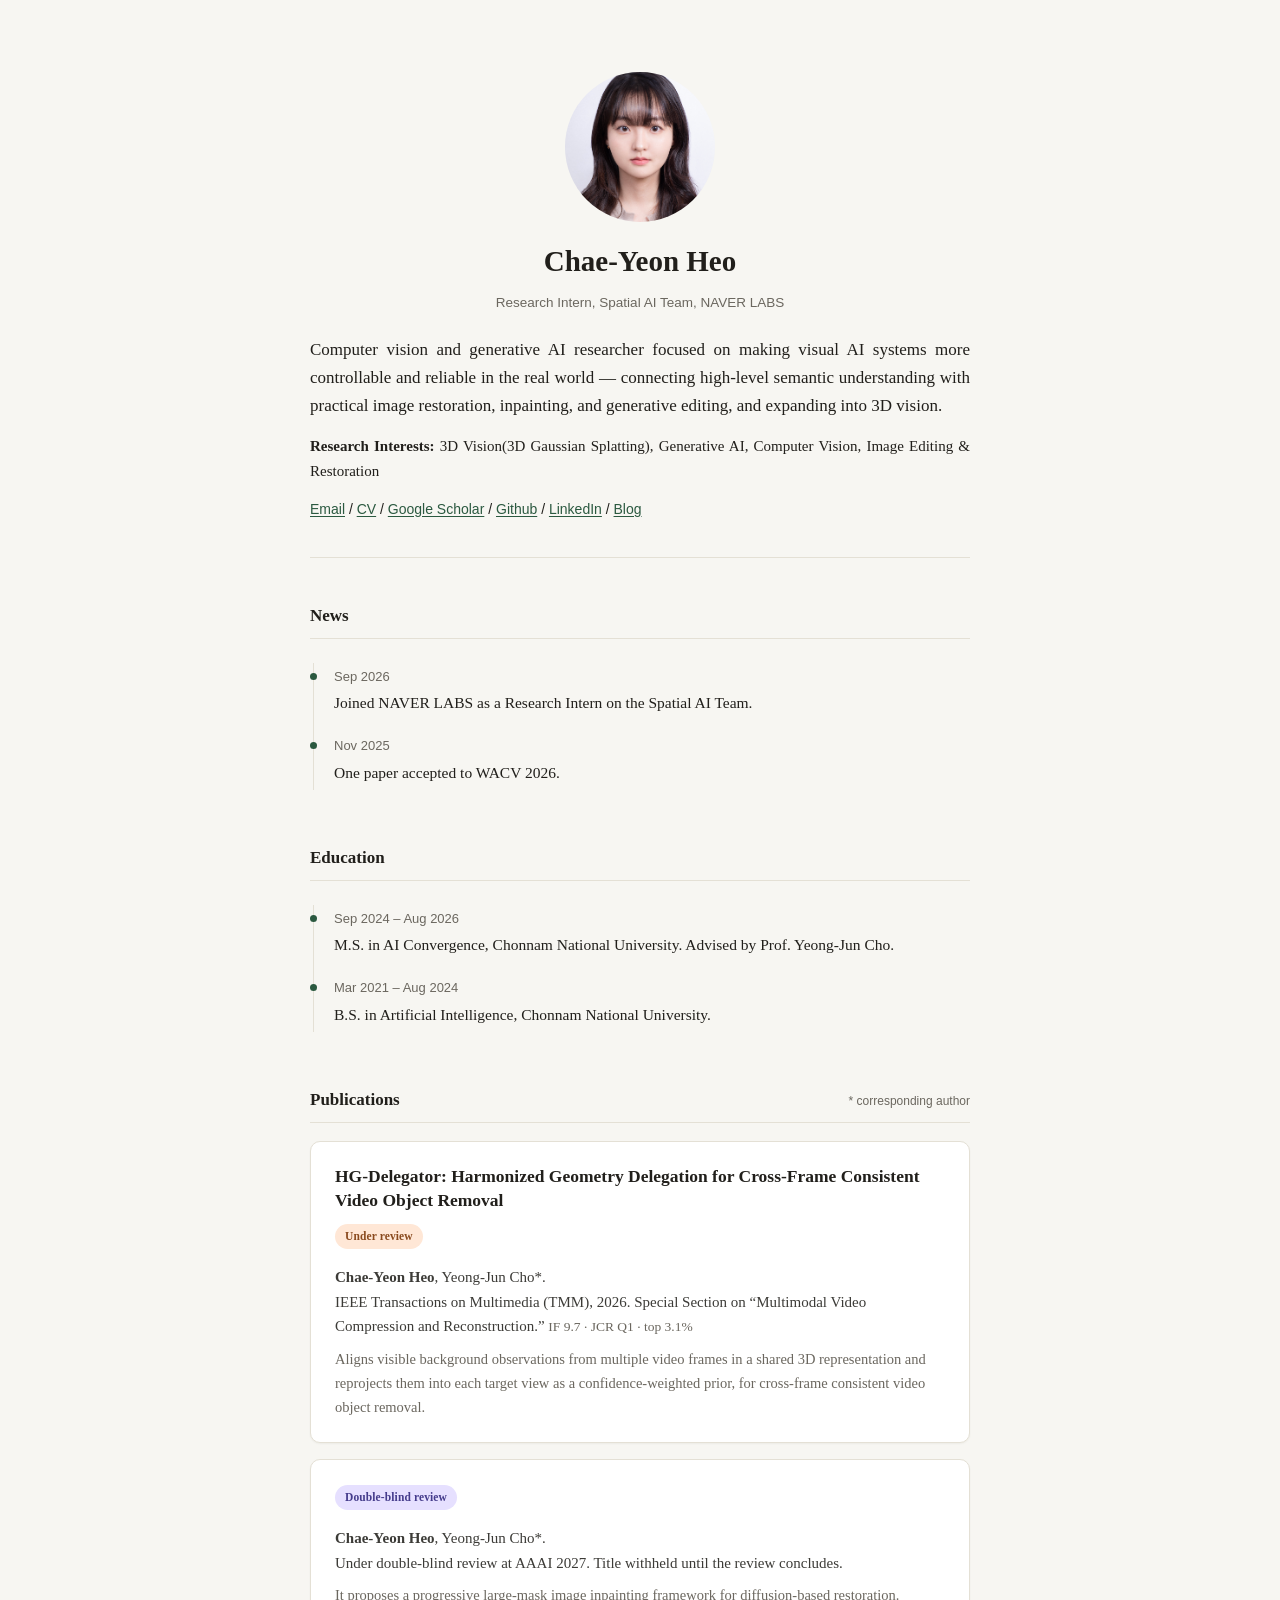
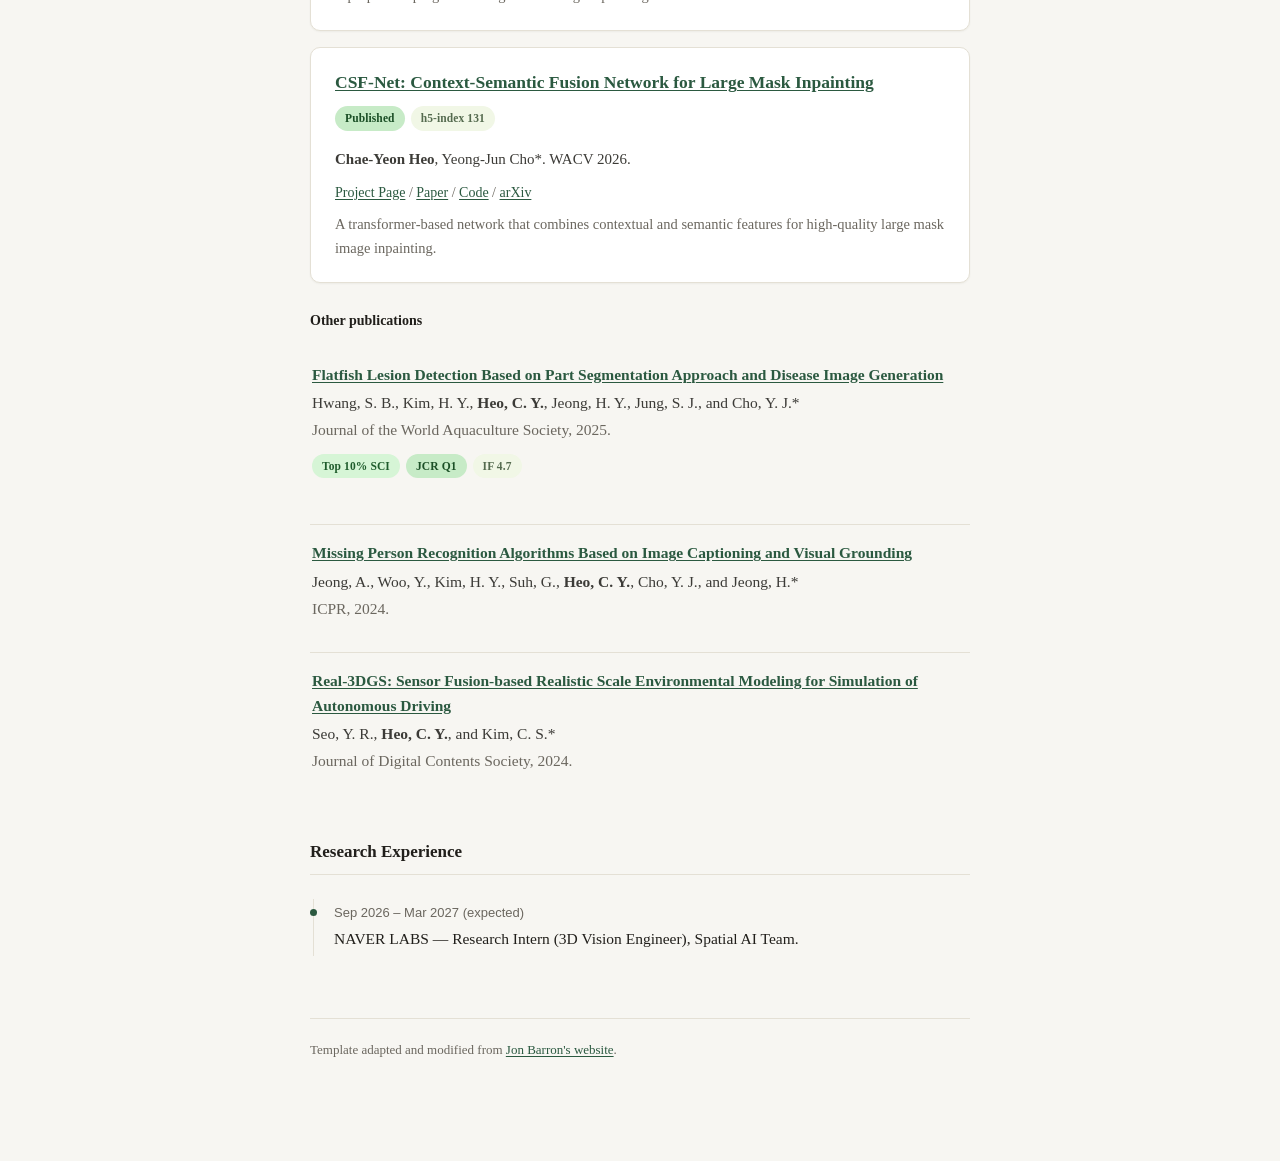
<file: index.html>
<!DOCTYPE html>
<html lang="en">
<head>
<meta charset="UTF-8">
<meta name="viewport" content="width=device-width, initial-scale=1">
<meta name="author" content="Chae-Yeon Heo">
<title>Chae-Yeon Heo</title>
<style>
  :root{
    --bg:#f7f6f2;
    --card:#ffffff;
    --ink:#211f1b;
    --sub:#6b675f;
    --line:#e4e0d5;
    --accent:#2b5940;
    --accent-soft:#eaf0ea;
  }
  *{box-sizing:border-box;}
  body{
    margin:0;
    padding:72px 24px 100px;
    background:var(--bg);
    color:var(--ink);
    font-family:"Iowan Old Style","Palatino Linotype",Palatino,Georgia,"Times New Roman",serif;
    font-size:17px;
    line-height:1.65;
  }
  .sans{ font-family:-apple-system,"Segoe UI",Roboto,Helvetica,Arial,sans-serif; }
  .wrap{max-width:660px; margin:0 auto;}
  a{color:var(--accent); text-decoration:underline; text-underline-offset:2px;}
  a:hover{color:var(--ink);}
  p{margin:0 0 14px;}

  /* ---------- header ---------- */
  h1{ font-size:29px; font-weight:700; margin:0; }
  .role{ font-size:13.5px; color:var(--sub); margin:6px 0 0; }

  .header-top{
    display:flex; flex-direction:column; justify-content:center; align-items:center;
    gap:16px; margin-bottom:22px; text-align:center;
  }
  .header-top img{
    width:150px; height:150px; object-fit:cover; object-position:50% 22%;
    border-radius:50%; flex-shrink:0;
  }
  @media (max-width:520px){
    .header-top img{width:120px; height:120px;}
  }

  .bio-block p{margin:0 0 14px; text-align:justify;}
  .interests{
    font-size:15px; margin:0 0 14px;
  }
  .interests b{font-weight:700;}
  .contact{font-size:14px;}

  hr.top{border:none; border-top:1px solid var(--line); margin:36px 0 44px;}

  /* ---------- sections ---------- */
  section{margin-bottom:48px;}
  h2{
    font-size:17px; font-weight:700; margin:0 0 18px;
    padding-bottom:8px; border-bottom:1px solid var(--line);
  }
  h2.with-note{ display:flex; justify-content:space-between; align-items:baseline; gap:14px; flex-wrap:wrap; }
  h2.with-note .note{ font-size:12px; font-weight:400; color:var(--sub); }

  /* ---------- timeline (News / Research Experience) ---------- */
  .timeline{position:relative; padding-left:24px;}
  .timeline::before{
    content:""; position:absolute; left:3px; top:6px; bottom:6px;
    width:1px; background:var(--line);
  }
  .t-row{position:relative; padding:9px 0;}
  .t-row::before{
    content:""; position:absolute; left:-24px; top:16px;
    width:7px; height:7px; margin-left:-.5px;
    background:var(--accent); border-radius:50%;
  }
  .t-date{ font-size:13px; color:var(--sub); display:block; margin-bottom:2px; }
  .t-text{font-size:15.5px;}

  /* ---------- publication cards ---------- */
  .pub{
    background:var(--card);
    border:1px solid var(--line);
    border-radius:10px;
    padding:22px 24px;
    margin-bottom:16px;
    box-shadow:0 1px 2px rgba(30,40,25,.05);
  }
  .pub-title{font-size:17.5px; font-weight:700; margin:0 0 8px; line-height:1.4;}
  .pub-cite{font-size:15px; margin:0 0 9px; color:#3c3b37;}
  .pub-cite .status{color:var(--accent); font-style:italic;}
  .pub-cite .metrics{color:var(--sub); font-size:13.5px;}
  .pub-links{font-size:14px; margin:0 0 9px; color:var(--sub);}
  .pub-links a{margin-right:0;}
  .pub-desc{font-size:14.5px; color:var(--sub); margin:0;}

  .badges-row{margin:0 0 10px;}
  .badge{
    display:inline-block; font-size:11.5px; font-weight:700;
    padding:3px 10px; border-radius:20px; margin:0 6px 6px 0;
    letter-spacing:.01em; white-space:nowrap;
  }
  .badge.g1{background:#D6F5D6; color:#1f5c2c;}
  .badge.g2{background:#C7EBC7; color:#1b4f26;}
  .badge.review{background:#FFE7D6; color:#8a4a1e;}
  .badge.neutral{background:#F1F7E6; color:#556b4f;}
  .badge.highlight{background:#E6E0FF; color:#453c8c;}

  h3.other-head{ font-size:14px; font-weight:700; margin:26px 0 14px; font-family:inherit; }
  .otherpub{font-size:15.5px; padding:16px 2px; border-top:1px solid var(--line); color:#3c3b37; line-height:1.6;}
  .otherpub:first-of-type{border-top:none;}
  .otherpub a{color:var(--ink);}
  .otherpub .ot-title{display:block; font-weight:700; margin-bottom:4px; color:var(--accent);}
  .otherpub .ot-authors{display:block; margin-bottom:2px;}
  .otherpub .ot-venue{display:block; color:var(--sub);}
  .otherpub .badges-row{display:block; margin-top:10px;}

  footer{
    margin-top:56px; padding-top:20px; border-top:1px solid var(--line);
    font-size:13px; color:var(--sub);
  }
</style>
</head>
<body>
<div class="wrap">

  <div class="header-top">
    <img src="images/ChaeYeonHeo.jpg" alt="Chae-Yeon Heo">
    <div class="name-block">
      <h1>Chae-Yeon Heo</h1>
      <p class="role sans">Research Intern, Spatial AI Team, NAVER LABS</p>
    </div>
  </div>

  <div class="bio-block">
    <p>Computer vision and generative AI researcher focused on making visual AI systems more controllable and reliable in the real world &mdash; connecting high-level semantic understanding with practical image restoration, inpainting, and generative editing, and expanding into 3D vision.</p>
    <p class="interests"><b>Research Interests:</b> 3D Vision(3D Gaussian Splatting), Generative AI, Computer Vision, Image Editing &amp; Restoration</p>
    <p class="contact sans">
      <a href="mailto:cyeho001@gmail.com">Email</a> /
      <a href="images/CV_Chaeyeon_eng.pdf">CV</a> /
      <a href="https://scholar.google.com/citations?user=F-k-eDEAAAAJ">Google Scholar</a> /
      <a href="https://github.com/chaeyeonheo">Github</a> /
      <a href="https://www.linkedin.com/in/chaeyeon-heo">LinkedIn</a> /
      <a href="https://velog.io/@luje/posts">Blog</a>
    </p>
  </div>

  <hr class="top">

  <section id="news">
    <h2>News</h2>
    <div class="timeline">
      <div class="t-row"><span class="t-date sans">Sep 2026</span><span class="t-text">Joined NAVER LABS as a Research Intern on the Spatial AI Team.</span></div>
      <div class="t-row"><span class="t-date sans">Nov 2025</span><span class="t-text">One paper accepted to WACV 2026.</span></div>
    </div>
  </section>

  <section id="education">
    <h2>Education</h2>
    <div class="timeline">
      <div class="t-row"><span class="t-date sans">Sep 2024 &ndash; Aug 2026</span><span class="t-text">M.S. in AI Convergence, Chonnam National University. Advised by Prof. Yeong-Jun Cho.</span></div>
      <div class="t-row"><span class="t-date sans">Mar 2021 &ndash; Aug 2024</span><span class="t-text">B.S. in Artificial Intelligence, Chonnam National University.</span></div>
    </div>
  </section>

  <section id="publications">
    <h2 class="with-note"><span>Publications</span><span class="note sans">* corresponding author</span></h2>

    <div class="pub">
      <p class="pub-title">HG-Delegator: Harmonized Geometry Delegation for Cross-Frame Consistent Video Object Removal</p>
      <div class="badges-row"><span class="badge review">Under review</span></div>
      <p class="pub-cite"><strong>Chae-Yeon Heo</strong>, Yeong-Jun Cho*.<br>IEEE Transactions on Multimedia (TMM), 2026. Special Section on &ldquo;Multimodal Video Compression and Reconstruction.&rdquo; <span class="metrics">IF 9.7 &middot; JCR Q1 &middot; top 3.1%</span></p>
      <p class="pub-desc">Aligns visible background observations from multiple video frames in a shared 3D representation and reprojects them into each target view as a confidence-weighted prior, for cross-frame consistent video object removal.</p>
    </div>

    <div class="pub">
      <div class="badges-row"><span class="badge highlight">Double-blind review</span></div>
      <p class="pub-cite"><strong>Chae-Yeon Heo</strong>, Yeong-Jun Cho*.<br>Under double-blind review at AAAI 2027. Title withheld until the review concludes.</p>
      <p class="pub-desc">It proposes a progressive large-mask image inpainting framework for diffusion-based restoration.</p>
    </div>

    <div class="pub">
      <p class="pub-title"><a href="https://chaeyeonheo.github.io/CSF-Net/">CSF-Net: Context-Semantic Fusion Network for Large Mask Inpainting</a></p>
      <div class="badges-row"><span class="badge g2">Published</span><span class="badge neutral">h5-index 131</span></div>
      <p class="pub-cite"><strong>Chae-Yeon Heo</strong>, Yeong-Jun Cho*. WACV 2026.</p>
      <p class="pub-links">
        <a href="https://chaeyeonheo.github.io/CSF-Net/">Project Page</a> /
        <a href="https://openaccess.thecvf.com/content/WACV2026/papers/Heo_CSF-Net_Context-Semantic_Fusion_Network_for_Large_Mask_Inpainting_WACV_2026_paper.pdf">Paper</a> /
        <a href="https://github.com/chaeyeonheo/CSF-Net">Code</a> /
        <a href="https://arxiv.org/pdf/2511.07987">arXiv</a>
      </p>
      <p class="pub-desc">A transformer-based network that combines contextual and semantic features for high-quality large mask image inpainting.</p>
    </div>

    <h3 class="other-head">Other publications</h3>

    <p class="otherpub">
      <a class="ot-title" href="https://onlinelibrary.wiley.com/doi/full/10.1111/jwas.70031">Flatfish Lesion Detection Based on Part Segmentation Approach and Disease Image Generation</a>
      <span class="ot-authors">Hwang, S. B., Kim, H. Y., <strong>Heo, C. Y.</strong>, Jeong, H. Y., Jung, S. J., and Cho, Y. J.*</span>
      <span class="ot-venue">Journal of the World Aquaculture Society, 2025.</span>
      <span class="badges-row"><span class="badge g1">Top 10% SCI</span><span class="badge g2">JCR Q1</span><span class="badge neutral">IF 4.7</span></span>
    </p>

    <p class="otherpub">
      <a class="ot-title" href="https://link.springer.com/chapter/10.1007/978-3-031-80136-5_13">Missing Person Recognition Algorithms Based on Image Captioning and Visual Grounding</a>
      <span class="ot-authors">Jeong, A., Woo, Y., Kim, H. Y., Suh, G., <strong>Heo, C. Y.</strong>, Cho, Y. J., and Jeong, H.*</span>
      <span class="ot-venue">ICPR, 2024.</span>
    </p>

    <p class="otherpub">
      <a class="ot-title" href="http://journal.dcs.or.kr/xml/42511/42511.pdf">Real-3DGS: Sensor Fusion-based Realistic Scale Environmental Modeling for Simulation of Autonomous Driving</a>
      <span class="ot-authors">Seo, Y. R., <strong>Heo, C. Y.</strong>, and Kim, C. S.*</span>
      <span class="ot-venue">Journal of Digital Contents Society, 2024.</span>
    </p>
  </section>

  <section id="research-experience">
    <h2>Research Experience</h2>
    <div class="timeline">
      <div class="t-row"><span class="t-date sans">Sep 2026 &ndash; Mar 2027 (expected)</span><span class="t-text">NAVER LABS &mdash; Research Intern (3D Vision Engineer), Spatial AI Team.</span></div>
    </div>
  </section>

  <footer>Template adapted and modified from <a href="https://github.com/jonbarron/jonbarron_website">Jon Barron's website</a>.</footer>

</div>
</body>
</html>
</file>
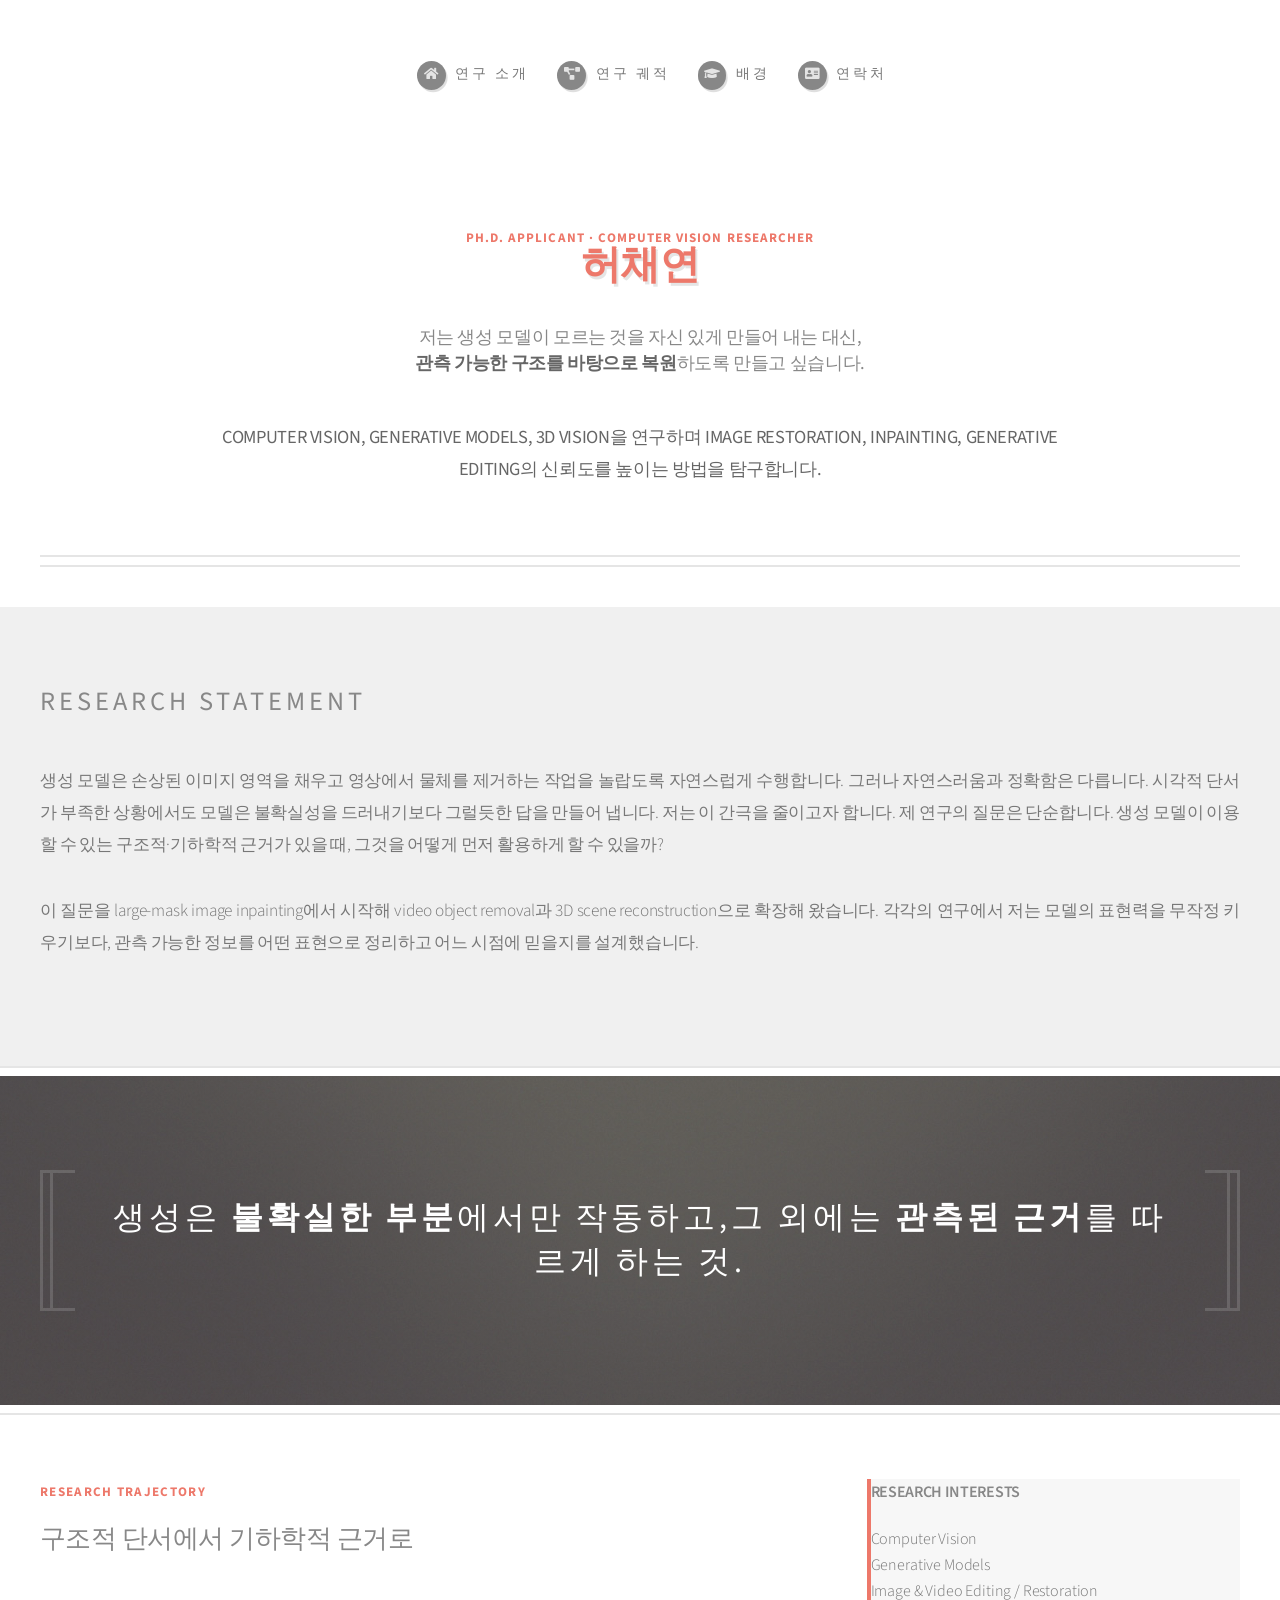
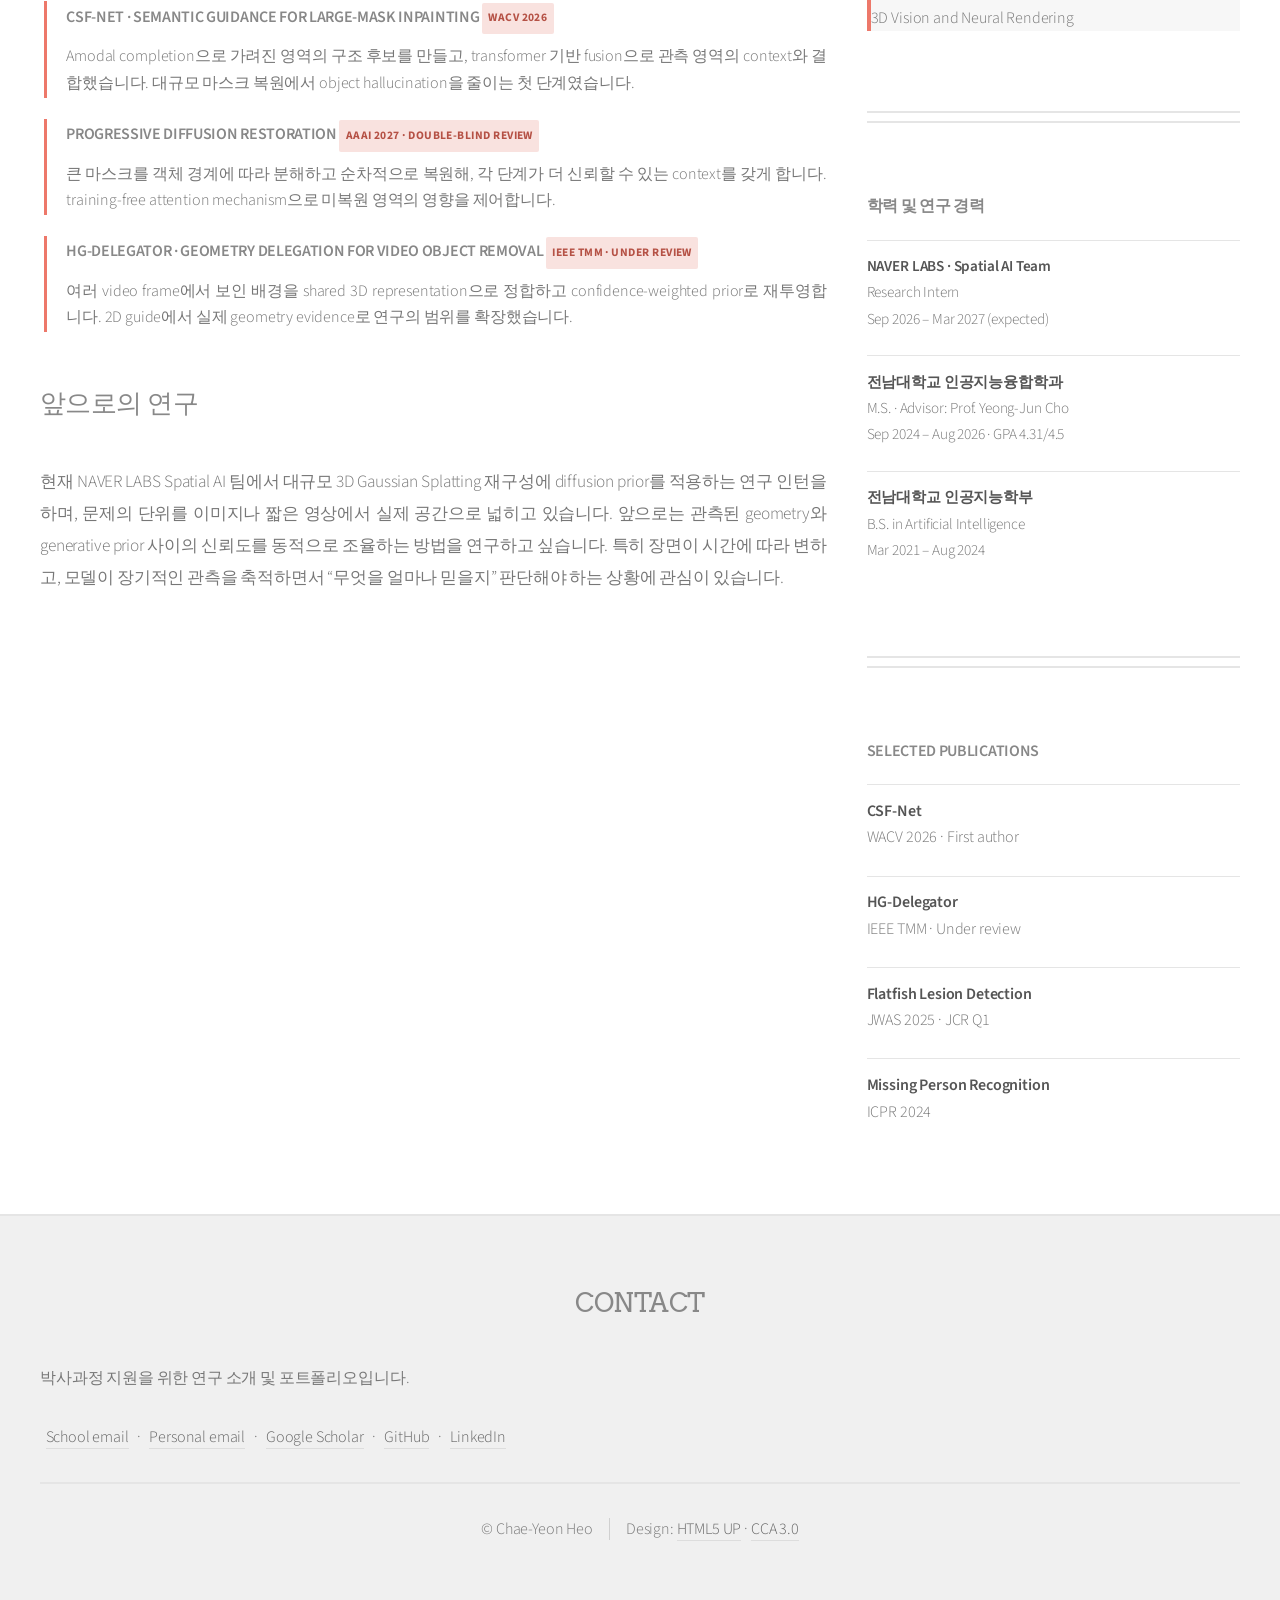
<file: portfolio-academia-kr.html>
<!DOCTYPE HTML>
<html lang="ko">
<head>
  <title>허채연 | Research Statement</title>
  <meta charset="utf-8" />
  <meta name="viewport" content="width=device-width, initial-scale=1, user-scalable=no" />
  <meta name="description" content="허채연의 박사과정 지원 연구 소개 및 포트폴리오" />
  <link rel="stylesheet" href="portfolio-assets/css/main.css" />
  <link rel="stylesheet" href="portfolio-assets/css/portfolio.css" />
</head>
<body class="homepage is-preload academia-page"><div id="page-wrapper">
  <section id="header"><div class="container">
    <p class="identity">Ph.D. Applicant · Computer Vision Researcher</p>
    <h1 id="logo"><a href="https://chaeyeonheo.github.io/">허채연</a></h1>
    <p>저는 생성 모델이 모르는 것을 자신 있게 만들어 내는 대신,<br /><strong>관측 가능한 구조를 바탕으로 복원</strong>하도록 만들고 싶습니다.</p>
    <p class="intro">Computer Vision, Generative Models, 3D Vision을 연구하며 image restoration, inpainting, generative editing의 신뢰도를 높이는 방법을 탐구합니다.</p>
    <nav id="nav"><ul><li><a class="icon solid fa-home" href="#statement"><span>연구 소개</span></a></li><li><a class="icon solid fa-project-diagram" href="#trajectory"><span>연구 궤적</span></a></li><li><a class="icon solid fa-graduation-cap" href="#background"><span>배경</span></a></li><li><a class="icon solid fa-address-card" href="#contact"><span>연락처</span></a></li></ul></nav>
  </div></section>
  <section id="statement" class="portfolio-section"><div class="container"><header><h2>Research statement</h2></header>
    <p class="research-statement">생성 모델은 손상된 이미지 영역을 채우고 영상에서 물체를 제거하는 작업을 놀랍도록 자연스럽게 수행합니다. 그러나 자연스러움과 정확함은 다릅니다. 시각적 단서가 부족한 상황에서도 모델은 불확실성을 드러내기보다 그럴듯한 답을 만들어 냅니다. 저는 이 간극을 줄이고자 합니다. 제 연구의 질문은 단순합니다. 생성 모델이 이용할 수 있는 구조적·기하학적 근거가 있을 때, 그것을 어떻게 먼저 활용하게 할 수 있을까?</p>
    <p class="research-statement">이 질문을 large-mask image inpainting에서 시작해 video object removal과 3D scene reconstruction으로 확장해 왔습니다. 각각의 연구에서 저는 모델의 표현력을 무작정 키우기보다, 관측 가능한 정보를 어떤 표현으로 정리하고 어느 시점에 믿을지를 설계했습니다.</p>
  </div></section>
  <section id="banner"><div class="container"><p>생성은 <strong>불확실한 부분</strong>에서만 작동하고,<br />그 외에는 <strong>관측된 근거</strong>를 따르게 하는 것.</p></div></section>
  <section id="main"><div class="container"><div class="row">
    <div id="content" class="col-8 col-12-medium"><p class="section-kicker">Research trajectory</p><header><h2 id="trajectory">구조적 단서에서 기하학적 근거로</h2></header>
      <div class="trajectory">
        <article class="trajectory-item"><h3>CSF-Net · Semantic guidance for large-mask inpainting <span class="tag">WACV 2026</span></h3><p>Amodal completion으로 가려진 영역의 구조 후보를 만들고, transformer 기반 fusion으로 관측 영역의 context와 결합했습니다. 대규모 마스크 복원에서 object hallucination을 줄이는 첫 단계였습니다.</p></article>
        <article class="trajectory-item"><h3>Progressive diffusion restoration <span class="tag">AAAI 2027 · double-blind review</span></h3><p>큰 마스크를 객체 경계에 따라 분해하고 순차적으로 복원해, 각 단계가 더 신뢰할 수 있는 context를 갖게 합니다. training-free attention mechanism으로 미복원 영역의 영향을 제어합니다.</p></article>
        <article class="trajectory-item"><h3>HG-Delegator · Geometry delegation for video object removal <span class="tag">IEEE TMM · under review</span></h3><p>여러 video frame에서 보인 배경을 shared 3D representation으로 정합하고 confidence-weighted prior로 재투영합니다. 2D guide에서 실제 geometry evidence로 연구의 범위를 확장했습니다.</p></article>
      </div>
      <header style="margin-top:3em"><h2>앞으로의 연구</h2></header><p class="research-statement">현재 NAVER LABS Spatial AI 팀에서 대규모 3D Gaussian Splatting 재구성에 diffusion prior를 적용하는 연구 인턴을 하며, 문제의 단위를 이미지나 짧은 영상에서 실제 공간으로 넓히고 있습니다. 앞으로는 관측된 geometry와 generative prior 사이의 신뢰도를 동적으로 조율하는 방법을 연구하고 싶습니다. 특히 장면이 시간에 따라 변하고, 모델이 장기적인 관측을 축적하면서 “무엇을 얼마나 믿을지” 판단해야 하는 상황에 관심이 있습니다.</p>
    </div>
    <div id="sidebar" class="col-4 col-12-medium">
      <section class="sidebar-note"><h3>Research interests</h3><p>Computer Vision<br />Generative Models<br />Image &amp; Video Editing / Restoration<br />3D Vision and Neural Rendering</p></section>
      <section id="background"><header><h3>학력 및 연구 경력</h3></header><ul class="detail-list profile-facts"><li><strong>NAVER LABS · Spatial AI Team</strong>Research Intern<br />Sep 2026 – Mar 2027 (expected)</li><li><strong>전남대학교 인공지능융합학과</strong>M.S. · Advisor: Prof. Yeong-Jun Cho<br />Sep 2024 – Aug 2026 · GPA 4.31/4.5</li><li><strong>전남대학교 인공지능학부</strong>B.S. in Artificial Intelligence<br />Mar 2021 – Aug 2024</li></ul></section>
      <section><header><h3>Selected publications</h3></header><ul class="detail-list"><li><strong>CSF-Net</strong>WACV 2026 · First author</li><li><strong>HG-Delegator</strong>IEEE TMM · Under review</li><li><strong>Flatfish Lesion Detection</strong>JWAS 2025 · JCR Q1</li><li><strong>Missing Person Recognition</strong>ICPR 2024</li></ul></section>
    </div>
  </div></div></section>
  <section id="footer"><div class="container"><header><h2 id="contact">Contact</h2></header><p>박사과정 지원을 위한 연구 소개 및 포트폴리오입니다.</p><p class="footer-links"><a href="mailto:cyheo001@jnu.ac.kr">School email</a> · <a href="mailto:cyeho001@gmail.com">Personal email</a> · <a href="https://scholar.google.com/citations?user=F-k-eDEAAAAJ">Google Scholar</a> · <a href="https://github.com/chaeyeonheo">GitHub</a> · <a href="https://www.linkedin.com/in/chaeyeon-heo">LinkedIn</a></p><div id="copyright"><ul class="links"><li>&copy; Chae-Yeon Heo</li><li>Design: <a href="https://html5up.net">HTML5 UP</a> · <a href="https://creativecommons.org/licenses/by/3.0/">CCA 3.0</a></li></ul></div></div></section>
</div><script src="portfolio-assets/js/jquery.min.js"></script><script src="portfolio-assets/js/jquery.dropotron.min.js"></script><script src="portfolio-assets/js/browser.min.js"></script><script src="portfolio-assets/js/breakpoints.min.js"></script><script src="portfolio-assets/js/util.js"></script><script src="portfolio-assets/js/main.js"></script></body></html>
</file>
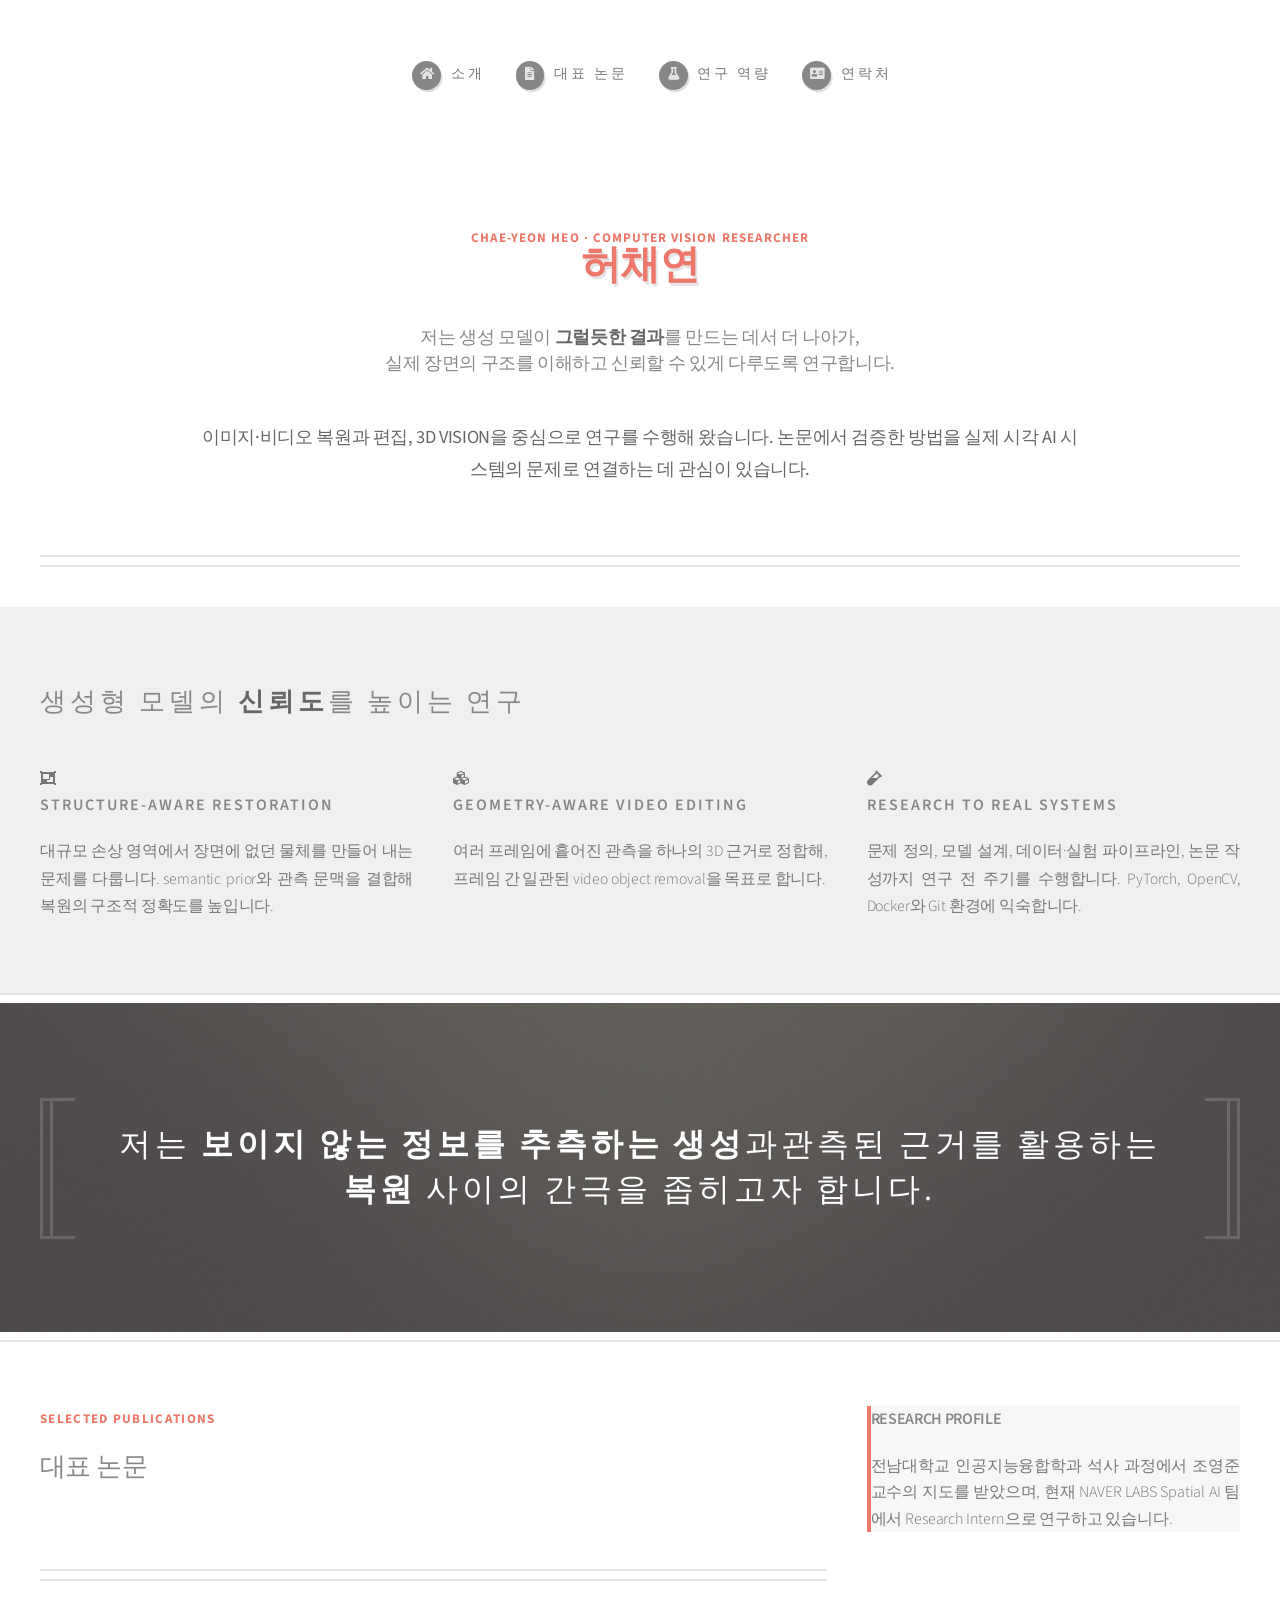
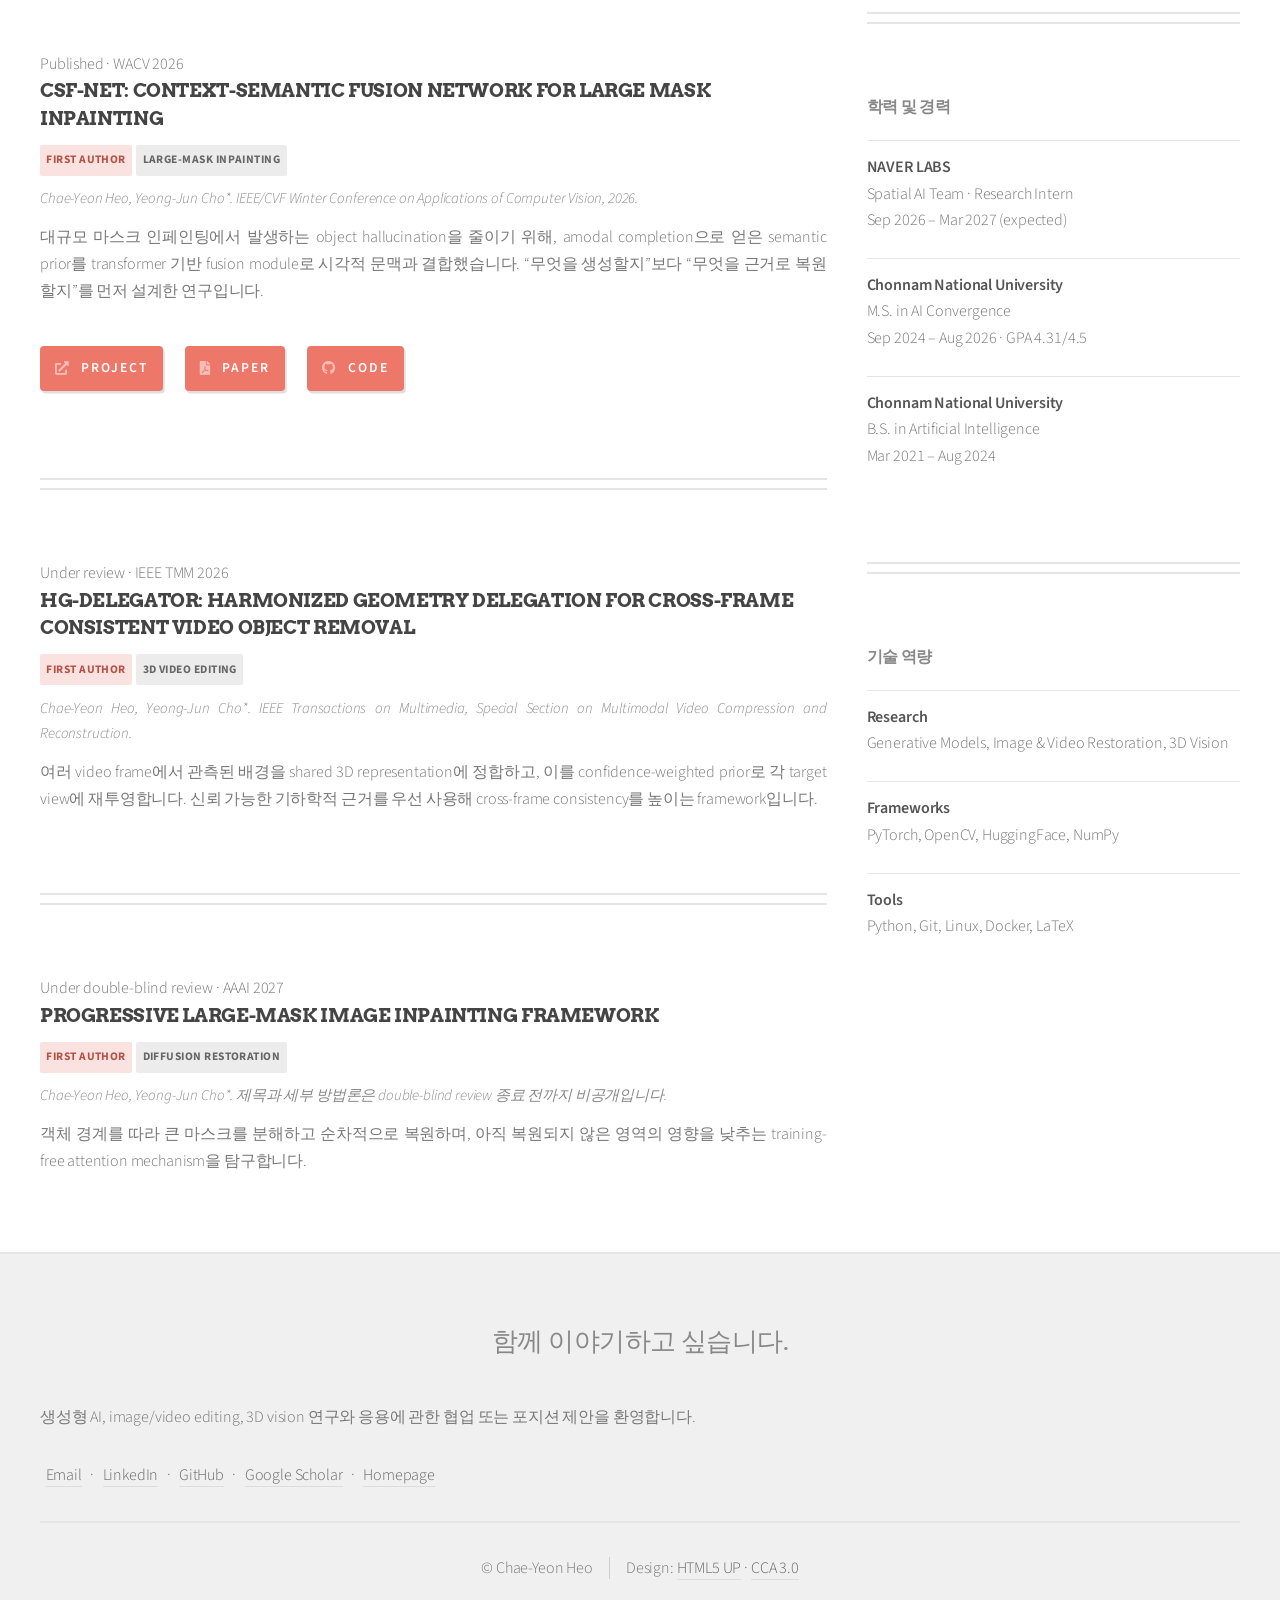
<file: portfolio-company-kr.html>
<!DOCTYPE HTML>
<html lang="ko">
<head>
  <title>허채연 | Computer Vision Portfolio</title>
  <meta charset="utf-8" />
  <meta name="viewport" content="width=device-width, initial-scale=1, user-scalable=no" />
  <meta name="description" content="허채연의 컴퓨터 비전 및 생성형 AI 연구 포트폴리오" />
  <link rel="stylesheet" href="portfolio-assets/css/main.css" />
  <link rel="stylesheet" href="portfolio-assets/css/portfolio.css" />
</head>
<body class="homepage is-preload company-page">
<div id="page-wrapper">
  <section id="header"><div class="container">
    <p class="identity">Chae-Yeon Heo · Computer Vision Researcher</p>
    <h1 id="logo"><a href="https://chaeyeonheo.github.io/">허채연</a></h1>
    <p>저는 생성 모델이 <strong>그럴듯한 결과</strong>를 만드는 데서 더 나아가,<br />실제 장면의 구조를 이해하고 신뢰할 수 있게 다루도록 연구합니다.</p>
    <p class="intro">이미지·비디오 복원과 편집, 3D vision을 중심으로 연구를 수행해 왔습니다. 논문에서 검증한 방법을 실제 시각 AI 시스템의 문제로 연결하는 데 관심이 있습니다.</p>
    <nav id="nav"><ul>
      <li><a class="icon solid fa-home" href="#intro"><span>소개</span></a></li>
      <li><a class="icon solid fa-file-alt" href="#papers"><span>대표 논문</span></a></li>
      <li><a class="icon solid fa-flask" href="#capabilities"><span>연구 역량</span></a></li>
      <li><a class="icon solid fa-address-card" href="#contact"><span>연락처</span></a></li>
    </ul></nav>
  </div></section>

  <section id="intro" class="portfolio-section"><div class="container">
    <header><h2>생성형 모델의 <strong>신뢰도</strong>를 높이는 연구</h2></header>
    <div class="row aln-center">
      <div class="col-4 col-6-medium col-12-small"><section><span class="icon solid featured fa-object-group"></span><header><h3>Structure-aware Restoration</h3></header><p class="feature-copy">대규모 손상 영역에서 장면에 없던 물체를 만들어 내는 문제를 다룹니다. semantic prior와 관측 문맥을 결합해 복원의 구조적 정확도를 높입니다.</p></section></div>
      <div class="col-4 col-6-medium col-12-small"><section><span class="icon solid featured fa-cubes"></span><header><h3>Geometry-aware Video Editing</h3></header><p class="feature-copy">여러 프레임에 흩어진 관측을 하나의 3D 근거로 정합해, 프레임 간 일관된 video object removal을 목표로 합니다.</p></section></div>
      <div class="col-4 col-6-medium col-12-small"><section><span class="icon solid featured fa-vial"></span><header><h3>Research to Real Systems</h3></header><p class="feature-copy">문제 정의, 모델 설계, 데이터·실험 파이프라인, 논문 작성까지 연구 전 주기를 수행합니다. PyTorch, OpenCV, Docker와 Git 환경에 익숙합니다.</p></section></div>
    </div>
  </div></section>

  <section id="banner"><div class="container"><p>저는 <strong>보이지 않는 정보를 추측하는 생성</strong>과<br />관측된 근거를 활용하는 <strong>복원</strong> 사이의 간극을 좁히고자 합니다.</p></div></section>

  <section id="main"><div class="container"><div class="row">
    <div id="content" class="col-8 col-12-medium">
      <p class="section-kicker">Selected publications</p><header><h2 id="papers">대표 논문</h2></header>
      <article class="paper-card">
        <header><span class="date">Published · WACV 2026</span><h3 class="paper-title">CSF-Net: Context-Semantic Fusion Network for Large Mask Inpainting</h3></header>
        <span class="tag">First author</span><span class="tag neutral">Large-mask inpainting</span>
        <p class="paper-meta">Chae-Yeon Heo, Yeong-Jun Cho*. IEEE/CVF Winter Conference on Applications of Computer Vision, 2026.</p>
        <p>대규모 마스크 인페인팅에서 발생하는 object hallucination을 줄이기 위해, amodal completion으로 얻은 semantic prior를 transformer 기반 fusion module로 시각적 문맥과 결합했습니다. “무엇을 생성할지”보다 “무엇을 근거로 복원할지”를 먼저 설계한 연구입니다.</p>
        <ul class="actions compact-actions"><li><a class="button icon solid fa-external-link-alt" href="https://chaeyeonheo.github.io/CSF-Net/">Project</a></li><li><a class="button icon solid fa-file-pdf" href="https://openaccess.thecvf.com/content/WACV2026/papers/Heo_CSF-Net_Context-Semantic_Fusion_Network_for_Large_Mask_Inpainting_WACV_2026_paper.pdf">Paper</a></li><li><a class="button icon brands fa-github" href="https://github.com/chaeyeonheo/CSF-Net">Code</a></li></ul>
      </article>
      <article class="paper-card">
        <header><span class="date">Under review · IEEE TMM 2026</span><h3 class="paper-title">HG-Delegator: Harmonized Geometry Delegation for Cross-Frame Consistent Video Object Removal</h3></header>
        <span class="tag">First author</span><span class="tag neutral">3D video editing</span>
        <p class="paper-meta">Chae-Yeon Heo, Yeong-Jun Cho*. IEEE Transactions on Multimedia, Special Section on Multimodal Video Compression and Reconstruction.</p>
        <p>여러 video frame에서 관측된 배경을 shared 3D representation에 정합하고, 이를 confidence-weighted prior로 각 target view에 재투영합니다. 신뢰 가능한 기하학적 근거를 우선 사용해 cross-frame consistency를 높이는 framework입니다.</p>
      </article>
      <article class="paper-card">
        <header><span class="date">Under double-blind review · AAAI 2027</span><h3 class="paper-title">Progressive Large-mask Image Inpainting Framework</h3></header>
        <span class="tag">First author</span><span class="tag neutral">Diffusion restoration</span>
        <p class="paper-meta">Chae-Yeon Heo, Yeong-Jun Cho*. 제목과 세부 방법론은 double-blind review 종료 전까지 비공개입니다.</p>
        <p>객체 경계를 따라 큰 마스크를 분해하고 순차적으로 복원하며, 아직 복원되지 않은 영역의 영향을 낮추는 training-free attention mechanism을 탐구합니다.</p>
      </article>
    </div>
    <div id="sidebar" class="col-4 col-12-medium">
      <section class="sidebar-note"><h3>Research profile</h3><p>전남대학교 인공지능융합학과 석사 과정에서 조영준 교수의 지도를 받았으며, 현재 NAVER LABS Spatial AI 팀에서 Research Intern으로 연구하고 있습니다.</p></section>
      <section><header><h3>학력 및 경력</h3></header><ul class="detail-list"><li><strong>NAVER LABS</strong><span>Spatial AI Team · Research Intern<br />Sep 2026 – Mar 2027 (expected)</span></li><li><strong>Chonnam National University</strong><span>M.S. in AI Convergence<br />Sep 2024 – Aug 2026 · GPA 4.31/4.5</span></li><li><strong>Chonnam National University</strong><span>B.S. in Artificial Intelligence<br />Mar 2021 – Aug 2024</span></li></ul></section>
      <section id="capabilities"><header><h3>기술 역량</h3></header><ul class="detail-list"><li><strong>Research</strong><span>Generative Models, Image &amp; Video Restoration, 3D Vision</span></li><li><strong>Frameworks</strong><span>PyTorch, OpenCV, HuggingFace, NumPy</span></li><li><strong>Tools</strong><span>Python, Git, Linux, Docker, LaTeX</span></li></ul></section>
    </div>
  </div></div></section>

  <section id="footer"><div class="container"><header><h2 id="contact">함께 이야기하고 싶습니다.</h2></header><p>생성형 AI, image/video editing, 3D vision 연구와 응용에 관한 협업 또는 포지션 제안을 환영합니다.</p><p class="footer-links"><a href="mailto:cyeho001@gmail.com">Email</a> · <a href="https://www.linkedin.com/in/chaeyeon-heo">LinkedIn</a> · <a href="https://github.com/chaeyeonheo">GitHub</a> · <a href="https://scholar.google.com/citations?user=F-k-eDEAAAAJ">Google Scholar</a> · <a href="https://chaeyeonheo.github.io/">Homepage</a></p><div id="copyright"><ul class="links"><li>&copy; Chae-Yeon Heo</li><li>Design: <a href="https://html5up.net">HTML5 UP</a> · <a href="https://creativecommons.org/licenses/by/3.0/">CCA 3.0</a></li></ul></div></div></section>
</div>
<script src="portfolio-assets/js/jquery.min.js"></script><script src="portfolio-assets/js/jquery.dropotron.min.js"></script><script src="portfolio-assets/js/browser.min.js"></script><script src="portfolio-assets/js/breakpoints.min.js"></script><script src="portfolio-assets/js/util.js"></script><script src="portfolio-assets/js/main.js"></script>
</body></html>
</file>
<file: portfolio-assets/css/portfolio.css>
/* Content layer for Chae-Yeon Heo's portfolio pages.
   The layout, grid, navigation, banner and visual language are provided by HTML5 UP Strongly Typed. */
body, input, textarea, select, button { font-family: 'Source Sans Pro', 'Apple SD Gothic Neo', 'Malgun Gothic', sans-serif; }
body { letter-spacing: -0.01em; }
#header h1, #header h2, #features h2, #main h2, #footer h2, .paper-title { font-family: 'Arvo', 'Apple SD Gothic Neo', 'Malgun Gothic', sans-serif; }
#header { padding-bottom: 2.5em; }
#header p { font-size: 1.15em; max-width: 48em; margin-left: auto; margin-right: auto; }
#header .intro { color: #666; line-height: 1.7; }
#header .identity { color: #ed786a; font-weight: 700; letter-spacing: .08em; font-size: .82em; text-transform: uppercase; }
#header p, #header h1, #header h2, #features h2, #main h2, #footer h2, #main h3, #footer h3, .paper-title { letter-spacing: -0.02em; }
#header .identity, .section-kicker { letter-spacing: .08em; }
#banner { background-image: linear-gradient(rgba(67,58,51,.46), rgba(67,58,51,.46)), url('../../images/portfolio-banner.jpg'); }
#banner p { line-height: 1.4; }
.portfolio-section { padding: 4.5em 0; }
.section-kicker { color: #ed786a; font-size: .82em; font-weight: 700; letter-spacing: .1em; margin: 0 0 .75em; text-transform: uppercase; }
.feature-copy { font-size: .98em; line-height: 1.75; }
.paper-card { border-top: solid 1px #e5e5e5; padding: 2em 0; }
.paper-card:first-child { border-top: 0; padding-top: 0; }
.paper-card header { margin-bottom: .8em; }
.paper-card .date { margin-bottom: .85em; }
.paper-title { color: #444; font-size: 1.18em; font-weight: 700; line-height: 1.45; margin: 0; }
.paper-meta { color: #888; font-size: .94em; font-style: italic; margin: .45em 0 .8em; }
.paper-card p { margin-bottom: .8em; line-height: 1.7; }
.tag { background: #f9e2df; border-radius: 2px; color: #b55145; display: inline-block; font-size: .72em; font-weight: 700; letter-spacing: .04em; margin: 0 .35em .3em 0; padding: .22em .55em; text-transform: uppercase; }
.tag.neutral { background: #ececec; color: #666; }
.sidebar-note { background: #f7f7f7; border-left: solid 4px #ed786a; margin-bottom: 2em; padding: 1.25em 1.35em; }
.sidebar-note h3 { margin-top: 0; }
.sidebar-note p:last-child { margin-bottom: 0; }
.detail-list { list-style: none; margin: 0; padding: 0; }
.detail-list li { border-top: solid 1px #e5e5e5; padding: .8em 0; }
.detail-list strong { color: #555; display: block; }
.compact-actions .button { font-size: .85em; margin: 0 .45em .55em 0; padding: .65em 1.1em; }
.research-statement { font-size: 1.08em; line-height: 1.85; }
.trajectory { margin-top: 1.5em; }
.trajectory-item { border-left: solid 3px #ed786a; margin: 0 0 1.3em .25em; padding: .1em 0 .1em 1.2em; }
.trajectory-item h3 { margin: 0 0 .35em; }
.trajectory-item p { margin: 0; }
.profile-facts { font-size: .95em; }
.profile-facts strong { color: #555; }
.footer-links a { margin: 0 .35em; }
@media screen and (max-width: 736px) { #header { padding-bottom: 1.5em; } .portfolio-section { padding: 3em 0; } #banner p { font-size: 1.35em; } }
</file>
<file: portfolio-assets/css/main.css>
@import url("fontawesome-all.min.css");
@import url("https://fonts.googleapis.com/css?family=Source+Sans+Pro:300,400,600|Arvo:700");

/*
	Strongly Typed by HTML5 UP
	html5up.net | @ajlkn
	Free for personal and commercial use under the CCA 3.0 license (html5up.net/license)
*/

html, body, div, span, applet, object,
iframe, h1, h2, h3, h4, h5, h6, p, blockquote,
pre, a, abbr, acronym, address, big, cite,
code, del, dfn, em, img, ins, kbd, q, s, samp,
small, strike, strong, sub, sup, tt, var, b,
u, i, center, dl, dt, dd, ol, ul, li, fieldset,
form, label, legend, table, caption, tbody,
tfoot, thead, tr, th, td, article, aside,
canvas, details, embed, figure, figcaption,
footer, header, hgroup, menu, nav, output, ruby,
section, summary, time, mark, audio, video {
	margin: 0;
	padding: 0;
	border: 0;
	font-size: 100%;
	font: inherit;
	vertical-align: baseline;}

article, aside, details, figcaption, figure,
footer, header, hgroup, menu, nav, section {
	display: block;}

body {
	line-height: 1;
}

ol, ul {
	list-style: none;
}

blockquote, q {
	quotes: none;
}

	blockquote:before, blockquote:after, q:before, q:after {
		content: '';
		content: none;
	}

table {
	border-collapse: collapse;
	border-spacing: 0;
}

body {
	-webkit-text-size-adjust: none;
}

mark {
	background-color: transparent;
	color: inherit;
}

input::-moz-focus-inner {
	border: 0;
	padding: 0;
}

input, select, textarea {
	-moz-appearance: none;
	-webkit-appearance: none;
	-ms-appearance: none;
	appearance: none;
}

/* Basic */

	html {
		box-sizing: border-box;
	}

	*, *:before, *:after {
		box-sizing: inherit;
	}

	body {
		background: #f0f0f0;
	}

		body.is-preload *, body.is-preload *:before, body.is-preload *:after {
			-moz-animation: none !important;
			-webkit-animation: none !important;
			-ms-animation: none !important;
			animation: none !important;
			-moz-transition: none !important;
			-webkit-transition: none !important;
			-ms-transition: none !important;
			transition: none !important;
		}

	body, input, textarea, select {
		font-family: 'Source Sans Pro';
		font-weight: 300;
		color: #777;
		line-height: 1.65em;
		font-size: 15pt;
	}

	h1, h2, h3, h4, h5, h6 {
		font-weight: 600;
		text-transform: uppercase;
		color: #888;
	}

	h1 a, h2 a, h3 a, h4 a, h5 a, h6 a {
		color: inherit;
		text-decoration: none;
		border: 0;
	}

	h2 {
		font-size: 1.65em;
		font-weight: 400;
		letter-spacing: 4px;
		margin: 0 0 1.5em 0;
		line-height: 1.75em;
	}

	h3 {
		font-size: 1em;
		letter-spacing: 2px;
		margin: 0 0 1.25em 0;
	}

	a {
		-moz-transition: color 0.25s ease-in-out, border-bottom-color 0.25s ease-in-out;
		-webkit-transition: color 0.25s ease-in-out, border-bottom-color 0.25s ease-in-out;
		-ms-transition: color 0.25s ease-in-out, border-bottom-color 0.25s ease-in-out;
		transition: color 0.25s ease-in-out, border-bottom-color 0.25s ease-in-out;
		color: #666;
		text-decoration: none;
		border-bottom: solid 1px #ddd;
	}

		a strong {
			-moz-transition: color 0.25s ease-in-out, border-bottom-color 0.25s ease-in-out;
			-webkit-transition: color 0.25s ease-in-out, border-bottom-color 0.25s ease-in-out;
			-ms-transition: color 0.25s ease-in-out, border-bottom-color 0.25s ease-in-out;
			transition: color 0.25s ease-in-out, border-bottom-color 0.25s ease-in-out;
		}

		a:hover {
			color: #ed786a;
			border-bottom-color: rgba(255, 255, 255, 0);
		}

			a:hover strong {
				color: #ed786a;
			}

	strong, b {
		font-weight: 600;
		color: #666;
	}

	em, i {
		font-style: italic;
	}

	sub {
		position: relative;
		top: 0.5em;
		font-size: 0.8em;
	}

	sup {
		position: relative;
		top: -0.5em;
		font-size: 0.8em;
	}

	hr {
		border: 0;
		border-top: solid 1px #ddd;
	}

	blockquote {
		border-left: solid 0.5em #ddd;
		padding: 1em 0 1em 2em;
		font-style: italic;
	}

	p {
		text-align: justify;
		margin-bottom: 2em;
	}

	ul, ol, dl, table, blockquote {
		margin-bottom: 2em;
	}

	br.clear {
		clear: both;
	}

/* Container */

	.container {
		margin: 0 auto;
		max-width: 100%;
		width: 70em;
	}

		@media screen and (max-width: 1680px) {

			.container {
				width: 68em;
			}

		}

		@media screen and (max-width: 1280px) {

			.container {
				width: calc(100% - 80px);
			}

		}

		@media screen and (max-width: 980px) {

			.container {
				width: calc(100% - 100px);
			}

		}

		@media screen and (max-width: 736px) {

			.container {
				width: calc(100% - 40px);
			}

		}

/* Row */

	.row {
		display: flex;
		flex-wrap: wrap;
		box-sizing: border-box;
		align-items: stretch;
	}

		.row > * {
			box-sizing: border-box;
		}

		.row.gtr-uniform > * > :last-child {
			margin-bottom: 0;
		}

		.row.aln-left {
			justify-content: flex-start;
		}

		.row.aln-center {
			justify-content: center;
		}

		.row.aln-right {
			justify-content: flex-end;
		}

		.row.aln-top {
			align-items: flex-start;
		}

		.row.aln-middle {
			align-items: center;
		}

		.row.aln-bottom {
			align-items: flex-end;
		}

		.row > .imp {
			order: -1;
		}

		.row > .col-1 {
			width: 8.33333%;
		}

		.row > .off-1 {
			margin-left: 8.33333%;
		}

		.row > .col-2 {
			width: 16.66667%;
		}

		.row > .off-2 {
			margin-left: 16.66667%;
		}

		.row > .col-3 {
			width: 25%;
		}

		.row > .off-3 {
			margin-left: 25%;
		}

		.row > .col-4 {
			width: 33.33333%;
		}

		.row > .off-4 {
			margin-left: 33.33333%;
		}

		.row > .col-5 {
			width: 41.66667%;
		}

		.row > .off-5 {
			margin-left: 41.66667%;
		}

		.row > .col-6 {
			width: 50%;
		}

		.row > .off-6 {
			margin-left: 50%;
		}

		.row > .col-7 {
			width: 58.33333%;
		}

		.row > .off-7 {
			margin-left: 58.33333%;
		}

		.row > .col-8 {
			width: 66.66667%;
		}

		.row > .off-8 {
			margin-left: 66.66667%;
		}

		.row > .col-9 {
			width: 75%;
		}

		.row > .off-9 {
			margin-left: 75%;
		}

		.row > .col-10 {
			width: 83.33333%;
		}

		.row > .off-10 {
			margin-left: 83.33333%;
		}

		.row > .col-11 {
			width: 91.66667%;
		}

		.row > .off-11 {
			margin-left: 91.66667%;
		}

		.row > .col-12 {
			width: 100%;
		}

		.row > .off-12 {
			margin-left: 100%;
		}

		.row.gtr-0 {
			margin-top: 0px;
			margin-left: 0px;
		}

			.row.gtr-0 > * {
				padding: 0px 0 0 0px;
			}

			.row.gtr-0.gtr-uniform {
				margin-top: 0px;
			}

				.row.gtr-0.gtr-uniform > * {
					padding-top: 0px;
				}

		.row.gtr-25 {
			margin-top: -12.5px;
			margin-left: -12.5px;
		}

			.row.gtr-25 > * {
				padding: 12.5px 0 0 12.5px;
			}

			.row.gtr-25.gtr-uniform {
				margin-top: -12.5px;
			}

				.row.gtr-25.gtr-uniform > * {
					padding-top: 12.5px;
				}

		.row.gtr-50 {
			margin-top: -25px;
			margin-left: -25px;
		}

			.row.gtr-50 > * {
				padding: 25px 0 0 25px;
			}

			.row.gtr-50.gtr-uniform {
				margin-top: -25px;
			}

				.row.gtr-50.gtr-uniform > * {
					padding-top: 25px;
				}

		.row {
			margin-top: -50px;
			margin-left: -50px;
		}

			.row > * {
				padding: 50px 0 0 50px;
			}

			.row.gtr-uniform {
				margin-top: -50px;
			}

				.row.gtr-uniform > * {
					padding-top: 50px;
				}

		.row.gtr-150 {
			margin-top: -75px;
			margin-left: -75px;
		}

			.row.gtr-150 > * {
				padding: 75px 0 0 75px;
			}

			.row.gtr-150.gtr-uniform {
				margin-top: -75px;
			}

				.row.gtr-150.gtr-uniform > * {
					padding-top: 75px;
				}

		.row.gtr-200 {
			margin-top: -100px;
			margin-left: -100px;
		}

			.row.gtr-200 > * {
				padding: 100px 0 0 100px;
			}

			.row.gtr-200.gtr-uniform {
				margin-top: -100px;
			}

				.row.gtr-200.gtr-uniform > * {
					padding-top: 100px;
				}

		@media screen and (max-width: 1680px) {

			.row {
				display: flex;
				flex-wrap: wrap;
				box-sizing: border-box;
				align-items: stretch;
			}

				.row > * {
					box-sizing: border-box;
				}

				.row.gtr-uniform > * > :last-child {
					margin-bottom: 0;
				}

				.row.aln-left {
					justify-content: flex-start;
				}

				.row.aln-center {
					justify-content: center;
				}

				.row.aln-right {
					justify-content: flex-end;
				}

				.row.aln-top {
					align-items: flex-start;
				}

				.row.aln-middle {
					align-items: center;
				}

				.row.aln-bottom {
					align-items: flex-end;
				}

				.row > .imp-xlarge {
					order: -1;
				}

				.row > .col-1-xlarge {
					width: 8.33333%;
				}

				.row > .off-1-xlarge {
					margin-left: 8.33333%;
				}

				.row > .col-2-xlarge {
					width: 16.66667%;
				}

				.row > .off-2-xlarge {
					margin-left: 16.66667%;
				}

				.row > .col-3-xlarge {
					width: 25%;
				}

				.row > .off-3-xlarge {
					margin-left: 25%;
				}

				.row > .col-4-xlarge {
					width: 33.33333%;
				}

				.row > .off-4-xlarge {
					margin-left: 33.33333%;
				}

				.row > .col-5-xlarge {
					width: 41.66667%;
				}

				.row > .off-5-xlarge {
					margin-left: 41.66667%;
				}

				.row > .col-6-xlarge {
					width: 50%;
				}

				.row > .off-6-xlarge {
					margin-left: 50%;
				}

				.row > .col-7-xlarge {
					width: 58.33333%;
				}

				.row > .off-7-xlarge {
					margin-left: 58.33333%;
				}

				.row > .col-8-xlarge {
					width: 66.66667%;
				}

				.row > .off-8-xlarge {
					margin-left: 66.66667%;
				}

				.row > .col-9-xlarge {
					width: 75%;
				}

				.row > .off-9-xlarge {
					margin-left: 75%;
				}

				.row > .col-10-xlarge {
					width: 83.33333%;
				}

				.row > .off-10-xlarge {
					margin-left: 83.33333%;
				}

				.row > .col-11-xlarge {
					width: 91.66667%;
				}

				.row > .off-11-xlarge {
					margin-left: 91.66667%;
				}

				.row > .col-12-xlarge {
					width: 100%;
				}

				.row > .off-12-xlarge {
					margin-left: 100%;
				}

				.row.gtr-0 {
					margin-top: 0px;
					margin-left: 0px;
				}

					.row.gtr-0 > * {
						padding: 0px 0 0 0px;
					}

					.row.gtr-0.gtr-uniform {
						margin-top: 0px;
					}

						.row.gtr-0.gtr-uniform > * {
							padding-top: 0px;
						}

				.row.gtr-25 {
					margin-top: -12.5px;
					margin-left: -12.5px;
				}

					.row.gtr-25 > * {
						padding: 12.5px 0 0 12.5px;
					}

					.row.gtr-25.gtr-uniform {
						margin-top: -12.5px;
					}

						.row.gtr-25.gtr-uniform > * {
							padding-top: 12.5px;
						}

				.row.gtr-50 {
					margin-top: -25px;
					margin-left: -25px;
				}

					.row.gtr-50 > * {
						padding: 25px 0 0 25px;
					}

					.row.gtr-50.gtr-uniform {
						margin-top: -25px;
					}

						.row.gtr-50.gtr-uniform > * {
							padding-top: 25px;
						}

				.row {
					margin-top: -50px;
					margin-left: -50px;
				}

					.row > * {
						padding: 50px 0 0 50px;
					}

					.row.gtr-uniform {
						margin-top: -50px;
					}

						.row.gtr-uniform > * {
							padding-top: 50px;
						}

				.row.gtr-150 {
					margin-top: -75px;
					margin-left: -75px;
				}

					.row.gtr-150 > * {
						padding: 75px 0 0 75px;
					}

					.row.gtr-150.gtr-uniform {
						margin-top: -75px;
					}

						.row.gtr-150.gtr-uniform > * {
							padding-top: 75px;
						}

				.row.gtr-200 {
					margin-top: -100px;
					margin-left: -100px;
				}

					.row.gtr-200 > * {
						padding: 100px 0 0 100px;
					}

					.row.gtr-200.gtr-uniform {
						margin-top: -100px;
					}

						.row.gtr-200.gtr-uniform > * {
							padding-top: 100px;
						}

		}

		@media screen and (max-width: 1280px) {

			.row {
				display: flex;
				flex-wrap: wrap;
				box-sizing: border-box;
				align-items: stretch;
			}

				.row > * {
					box-sizing: border-box;
				}

				.row.gtr-uniform > * > :last-child {
					margin-bottom: 0;
				}

				.row.aln-left {
					justify-content: flex-start;
				}

				.row.aln-center {
					justify-content: center;
				}

				.row.aln-right {
					justify-content: flex-end;
				}

				.row.aln-top {
					align-items: flex-start;
				}

				.row.aln-middle {
					align-items: center;
				}

				.row.aln-bottom {
					align-items: flex-end;
				}

				.row > .imp-large {
					order: -1;
				}

				.row > .col-1-large {
					width: 8.33333%;
				}

				.row > .off-1-large {
					margin-left: 8.33333%;
				}

				.row > .col-2-large {
					width: 16.66667%;
				}

				.row > .off-2-large {
					margin-left: 16.66667%;
				}

				.row > .col-3-large {
					width: 25%;
				}

				.row > .off-3-large {
					margin-left: 25%;
				}

				.row > .col-4-large {
					width: 33.33333%;
				}

				.row > .off-4-large {
					margin-left: 33.33333%;
				}

				.row > .col-5-large {
					width: 41.66667%;
				}

				.row > .off-5-large {
					margin-left: 41.66667%;
				}

				.row > .col-6-large {
					width: 50%;
				}

				.row > .off-6-large {
					margin-left: 50%;
				}

				.row > .col-7-large {
					width: 58.33333%;
				}

				.row > .off-7-large {
					margin-left: 58.33333%;
				}

				.row > .col-8-large {
					width: 66.66667%;
				}

				.row > .off-8-large {
					margin-left: 66.66667%;
				}

				.row > .col-9-large {
					width: 75%;
				}

				.row > .off-9-large {
					margin-left: 75%;
				}

				.row > .col-10-large {
					width: 83.33333%;
				}

				.row > .off-10-large {
					margin-left: 83.33333%;
				}

				.row > .col-11-large {
					width: 91.66667%;
				}

				.row > .off-11-large {
					margin-left: 91.66667%;
				}

				.row > .col-12-large {
					width: 100%;
				}

				.row > .off-12-large {
					margin-left: 100%;
				}

				.row.gtr-0 {
					margin-top: 0px;
					margin-left: 0px;
				}

					.row.gtr-0 > * {
						padding: 0px 0 0 0px;
					}

					.row.gtr-0.gtr-uniform {
						margin-top: 0px;
					}

						.row.gtr-0.gtr-uniform > * {
							padding-top: 0px;
						}

				.row.gtr-25 {
					margin-top: -10px;
					margin-left: -10px;
				}

					.row.gtr-25 > * {
						padding: 10px 0 0 10px;
					}

					.row.gtr-25.gtr-uniform {
						margin-top: -10px;
					}

						.row.gtr-25.gtr-uniform > * {
							padding-top: 10px;
						}

				.row.gtr-50 {
					margin-top: -20px;
					margin-left: -20px;
				}

					.row.gtr-50 > * {
						padding: 20px 0 0 20px;
					}

					.row.gtr-50.gtr-uniform {
						margin-top: -20px;
					}

						.row.gtr-50.gtr-uniform > * {
							padding-top: 20px;
						}

				.row {
					margin-top: -40px;
					margin-left: -40px;
				}

					.row > * {
						padding: 40px 0 0 40px;
					}

					.row.gtr-uniform {
						margin-top: -40px;
					}

						.row.gtr-uniform > * {
							padding-top: 40px;
						}

				.row.gtr-150 {
					margin-top: -60px;
					margin-left: -60px;
				}

					.row.gtr-150 > * {
						padding: 60px 0 0 60px;
					}

					.row.gtr-150.gtr-uniform {
						margin-top: -60px;
					}

						.row.gtr-150.gtr-uniform > * {
							padding-top: 60px;
						}

				.row.gtr-200 {
					margin-top: -80px;
					margin-left: -80px;
				}

					.row.gtr-200 > * {
						padding: 80px 0 0 80px;
					}

					.row.gtr-200.gtr-uniform {
						margin-top: -80px;
					}

						.row.gtr-200.gtr-uniform > * {
							padding-top: 80px;
						}

		}

		@media screen and (max-width: 980px) {

			.row {
				display: flex;
				flex-wrap: wrap;
				box-sizing: border-box;
				align-items: stretch;
			}

				.row > * {
					box-sizing: border-box;
				}

				.row.gtr-uniform > * > :last-child {
					margin-bottom: 0;
				}

				.row.aln-left {
					justify-content: flex-start;
				}

				.row.aln-center {
					justify-content: center;
				}

				.row.aln-right {
					justify-content: flex-end;
				}

				.row.aln-top {
					align-items: flex-start;
				}

				.row.aln-middle {
					align-items: center;
				}

				.row.aln-bottom {
					align-items: flex-end;
				}

				.row > .imp-medium {
					order: -1;
				}

				.row > .col-1-medium {
					width: 8.33333%;
				}

				.row > .off-1-medium {
					margin-left: 8.33333%;
				}

				.row > .col-2-medium {
					width: 16.66667%;
				}

				.row > .off-2-medium {
					margin-left: 16.66667%;
				}

				.row > .col-3-medium {
					width: 25%;
				}

				.row > .off-3-medium {
					margin-left: 25%;
				}

				.row > .col-4-medium {
					width: 33.33333%;
				}

				.row > .off-4-medium {
					margin-left: 33.33333%;
				}

				.row > .col-5-medium {
					width: 41.66667%;
				}

				.row > .off-5-medium {
					margin-left: 41.66667%;
				}

				.row > .col-6-medium {
					width: 50%;
				}

				.row > .off-6-medium {
					margin-left: 50%;
				}

				.row > .col-7-medium {
					width: 58.33333%;
				}

				.row > .off-7-medium {
					margin-left: 58.33333%;
				}

				.row > .col-8-medium {
					width: 66.66667%;
				}

				.row > .off-8-medium {
					margin-left: 66.66667%;
				}

				.row > .col-9-medium {
					width: 75%;
				}

				.row > .off-9-medium {
					margin-left: 75%;
				}

				.row > .col-10-medium {
					width: 83.33333%;
				}

				.row > .off-10-medium {
					margin-left: 83.33333%;
				}

				.row > .col-11-medium {
					width: 91.66667%;
				}

				.row > .off-11-medium {
					margin-left: 91.66667%;
				}

				.row > .col-12-medium {
					width: 100%;
				}

				.row > .off-12-medium {
					margin-left: 100%;
				}

				.row.gtr-0 {
					margin-top: 0px;
					margin-left: 0px;
				}

					.row.gtr-0 > * {
						padding: 0px 0 0 0px;
					}

					.row.gtr-0.gtr-uniform {
						margin-top: 0px;
					}

						.row.gtr-0.gtr-uniform > * {
							padding-top: 0px;
						}

				.row.gtr-25 {
					margin-top: -12.5px;
					margin-left: -12.5px;
				}

					.row.gtr-25 > * {
						padding: 12.5px 0 0 12.5px;
					}

					.row.gtr-25.gtr-uniform {
						margin-top: -12.5px;
					}

						.row.gtr-25.gtr-uniform > * {
							padding-top: 12.5px;
						}

				.row.gtr-50 {
					margin-top: -25px;
					margin-left: -25px;
				}

					.row.gtr-50 > * {
						padding: 25px 0 0 25px;
					}

					.row.gtr-50.gtr-uniform {
						margin-top: -25px;
					}

						.row.gtr-50.gtr-uniform > * {
							padding-top: 25px;
						}

				.row {
					margin-top: -50px;
					margin-left: -50px;
				}

					.row > * {
						padding: 50px 0 0 50px;
					}

					.row.gtr-uniform {
						margin-top: -50px;
					}

						.row.gtr-uniform > * {
							padding-top: 50px;
						}

				.row.gtr-150 {
					margin-top: -75px;
					margin-left: -75px;
				}

					.row.gtr-150 > * {
						padding: 75px 0 0 75px;
					}

					.row.gtr-150.gtr-uniform {
						margin-top: -75px;
					}

						.row.gtr-150.gtr-uniform > * {
							padding-top: 75px;
						}

				.row.gtr-200 {
					margin-top: -100px;
					margin-left: -100px;
				}

					.row.gtr-200 > * {
						padding: 100px 0 0 100px;
					}

					.row.gtr-200.gtr-uniform {
						margin-top: -100px;
					}

						.row.gtr-200.gtr-uniform > * {
							padding-top: 100px;
						}

		}

		@media screen and (max-width: 736px) {

			.row {
				display: flex;
				flex-wrap: wrap;
				box-sizing: border-box;
				align-items: stretch;
			}

				.row > * {
					box-sizing: border-box;
				}

				.row.gtr-uniform > * > :last-child {
					margin-bottom: 0;
				}

				.row.aln-left {
					justify-content: flex-start;
				}

				.row.aln-center {
					justify-content: center;
				}

				.row.aln-right {
					justify-content: flex-end;
				}

				.row.aln-top {
					align-items: flex-start;
				}

				.row.aln-middle {
					align-items: center;
				}

				.row.aln-bottom {
					align-items: flex-end;
				}

				.row > .imp-small {
					order: -1;
				}

				.row > .col-1-small {
					width: 8.33333%;
				}

				.row > .off-1-small {
					margin-left: 8.33333%;
				}

				.row > .col-2-small {
					width: 16.66667%;
				}

				.row > .off-2-small {
					margin-left: 16.66667%;
				}

				.row > .col-3-small {
					width: 25%;
				}

				.row > .off-3-small {
					margin-left: 25%;
				}

				.row > .col-4-small {
					width: 33.33333%;
				}

				.row > .off-4-small {
					margin-left: 33.33333%;
				}

				.row > .col-5-small {
					width: 41.66667%;
				}

				.row > .off-5-small {
					margin-left: 41.66667%;
				}

				.row > .col-6-small {
					width: 50%;
				}

				.row > .off-6-small {
					margin-left: 50%;
				}

				.row > .col-7-small {
					width: 58.33333%;
				}

				.row > .off-7-small {
					margin-left: 58.33333%;
				}

				.row > .col-8-small {
					width: 66.66667%;
				}

				.row > .off-8-small {
					margin-left: 66.66667%;
				}

				.row > .col-9-small {
					width: 75%;
				}

				.row > .off-9-small {
					margin-left: 75%;
				}

				.row > .col-10-small {
					width: 83.33333%;
				}

				.row > .off-10-small {
					margin-left: 83.33333%;
				}

				.row > .col-11-small {
					width: 91.66667%;
				}

				.row > .off-11-small {
					margin-left: 91.66667%;
				}

				.row > .col-12-small {
					width: 100%;
				}

				.row > .off-12-small {
					margin-left: 100%;
				}

				.row.gtr-0 {
					margin-top: 0px;
					margin-left: 0px;
				}

					.row.gtr-0 > * {
						padding: 0px 0 0 0px;
					}

					.row.gtr-0.gtr-uniform {
						margin-top: 0px;
					}

						.row.gtr-0.gtr-uniform > * {
							padding-top: 0px;
						}

				.row.gtr-25 {
					margin-top: -7.5px;
					margin-left: -7.5px;
				}

					.row.gtr-25 > * {
						padding: 7.5px 0 0 7.5px;
					}

					.row.gtr-25.gtr-uniform {
						margin-top: -7.5px;
					}

						.row.gtr-25.gtr-uniform > * {
							padding-top: 7.5px;
						}

				.row.gtr-50 {
					margin-top: -15px;
					margin-left: -15px;
				}

					.row.gtr-50 > * {
						padding: 15px 0 0 15px;
					}

					.row.gtr-50.gtr-uniform {
						margin-top: -15px;
					}

						.row.gtr-50.gtr-uniform > * {
							padding-top: 15px;
						}

				.row {
					margin-top: -30px;
					margin-left: -30px;
				}

					.row > * {
						padding: 30px 0 0 30px;
					}

					.row.gtr-uniform {
						margin-top: -30px;
					}

						.row.gtr-uniform > * {
							padding-top: 30px;
						}

				.row.gtr-150 {
					margin-top: -45px;
					margin-left: -45px;
				}

					.row.gtr-150 > * {
						padding: 45px 0 0 45px;
					}

					.row.gtr-150.gtr-uniform {
						margin-top: -45px;
					}

						.row.gtr-150.gtr-uniform > * {
							padding-top: 45px;
						}

				.row.gtr-200 {
					margin-top: -60px;
					margin-left: -60px;
				}

					.row.gtr-200 > * {
						padding: 60px 0 0 60px;
					}

					.row.gtr-200.gtr-uniform {
						margin-top: -60px;
					}

						.row.gtr-200.gtr-uniform > * {
							padding-top: 60px;
						}

		}

/* Sections/Article */

	section, article {
		margin-bottom: 3em;
	}

	section > :last-child,
	article > :last-child,
	section:last-child,
	article:last-child {
		margin-bottom: 0;
	}

/* Image */

	.image {
		-moz-transition: opacity 0.25s ease-in-out;
		-webkit-transition: opacity 0.25s ease-in-out;
		-ms-transition: opacity 0.25s ease-in-out;
		transition: opacity 0.25s ease-in-out;
		display: inline-block;
		border: solid 6px #ebebeb !important;
	}

		.image:hover {
			opacity: 0.9;
		}

		.image img {
			display: block;
			width: 100%;
		}

		.image.fit {
			display: block;
			width: 100%;
		}

		.image.featured {
			display: block;
			width: 100%;
			margin: 0 0 3.5em 0;
		}

		.image.left {
			float: left;
			margin: 0 1.5em 1.5em 0;
			position: relative;
			top: 0.5em;
		}

		.image.centered {
			display: block;
			margin: 0 0 2em 0;
		}

			.image.centered img {
				margin: 0 auto;
				width: auto;
			}

/* List */

	ul {
		list-style: disc;
		padding-left: 1em;
	}

		ul li {
			padding-left: 0.5em;
			margin: 0.75em 0 0.75em 0;
		}

			ul li:first-child {
				margin-top: 0;
			}

	ol {
		list-style: decimal;
		padding-left: 1em;
	}

		ol li {
			padding-left: 0.5em;
			margin: 0.75em 0 0.75em 0;
		}

			ol li:first-child {
				margin-top: 0;
			}

/* Links */

	ul.links {
		list-style: none;
		padding-left: 0;
	}

		ul.links li {
			display: inline;
			border-left: solid 1px #d0d0d0;
			padding-left: 1em;
			margin: 0 0 0 1em;
		}

			ul.links li:first-child {
				margin-left: 0;
				padding-left: 0;
				border-left: 0;
			}

/* Actions */

	ul.actions {
		margin-top: 2.5em;
		clear: both;
		list-style: none;
		padding-left: 0;
	}

		ul.actions li {
			padding-left: 0;
			display: inline-block;
			margin: 0 0 0 1em;
		}

			ul.actions li:first-child {
				margin-left: 0;
			}

/* Divided */

	ul.divided {
		list-style: none;
		padding-left: 0;
	}

		ul.divided li {
			border-top: solid 2px #e5e5e5;
			padding-left: 0;
			margin: 2.5em 0 0 0;
			padding: 2.5em 0 0 0;
		}

			ul.divided li:first-child {
				border-top: 0;
				margin-top: 0;
				padding-top: 0;
			}

/* Icons */

	ul.icons {
		list-style: none;
		padding-left: 0;
	}

		ul.icons > li {
			position: relative;
			padding: 2em 0 0 3em;
			margin: 0;
		}

			ul.icons > li:before {
				position: absolute;
				left: 0;
				top: 2.6em;
				display: block;
				font-size: 0.8em;
				background: #878787;
				color: #e4e4e4;
				width: 2em;
				height: 2em;
				border-radius: 2em;
				line-height: 2em;
				text-align: center;
				box-shadow: 0.125em 0.175em 0 0 rgba(0, 0, 0, 0.125);
			}

			ul.icons > li:first-child {
				padding-top: 0;
			}

				ul.icons > li:first-child:before {
					top: 0;
				}

/* Form */

	form label {
		font-weight: 600;
		text-transform: uppercase;
		color: #888;
		display: block;
		margin: 0 0 1em 0;
	}

	form input[type="text"],
	form input[type="email"],
	form input[type="password"],
	form select,
	form textarea {
		-moz-transition: background-color 0.25s ease-in-out;
		-webkit-transition: background-color 0.25s ease-in-out;
		-ms-transition: background-color 0.25s ease-in-out;
		transition: background-color 0.25s ease-in-out;
		-webkit-appearance: none;
		display: block;
		border: 0;
		background: #e8e8e8;
		width: 100%;
		box-shadow: inset 2px 2px 0px 0px rgba(0, 0, 0, 0.1);
		border-radius: 4px;
		line-height: 1.25em;
		padding: 0.75em 1em 0.75em 1em;
	}

		form input[type="text"]:focus,
		form input[type="email"]:focus,
		form input[type="password"]:focus,
		form select:focus,
		form textarea:focus {
			background: #f0f0f0;
		}

	form textarea {
		min-height: 11em;
	}

	form ::-webkit-input-placeholder {
		color: #555 !important;
		line-height: 1.35em;
	}

	form :-moz-placeholder {
		color: #555 !important;
	}

	form ::-moz-placeholder {
		color: #555 !important;
	}

	form :-ms-input-placeholder {
		color: #555 !important;
	}

	form ::-moz-focus-inner {
		border: 0;
	}

/* Table */

	table {
		width: 100%;
	}

		table tbody tr {
			border-top: solid 1px #E5E5E5;
		}

			table tbody tr:first-child {
				border-top: 0;
			}

		table td {
			padding: 0.75em 1em 0.75em 1em;
		}

		table th {
			text-align: left;
			font-weight: bold;
			padding: 0.75em 1em 0.75em 1em;
		}

		table thead {
			background: #878787;
			color: #fff;
			font-weight: 400;
			text-transform: uppercase;
			border: 0;
			box-shadow: 0.125em 0.175em 0 0 rgba(0, 0, 0, 0.125);
			font-size: 0.85em;
			letter-spacing: 2px;
		}

		table tfoot {
			background: #F0F0F0;
			border-top: solid 2px #E5E5E5;
		}

/* Button */

	input[type="button"],
	input[type="submit"],
	input[type="reset"],
	button,
	.button {
		-moz-transition: all 0.25s ease-in-out;
		-webkit-transition: all 0.25s ease-in-out;
		-ms-transition: all 0.25s ease-in-out;
		transition: all 0.25s ease-in-out;
		-webkit-appearance: none;
		position: relative;
		display: inline-block;
		background: #ed786a;
		color: #fff !important;
		text-transform: uppercase;
		border-radius: 4px;
		border: 0;
		outline: 0;
		font-size: 1em;
		box-shadow: 0.125em 0.175em 0 0 rgba(0, 0, 0, 0.125);
		font-weight: 600;
		text-align: center;
		font-size: 0.85em;
		letter-spacing: 2px;
		padding: 0.85em 2.75em 0.85em 2.75em;
	}

		input[type="button"].icon:before,
		input[type="submit"].icon:before,
		input[type="reset"].icon:before,
		button.icon:before,
		.button.icon:before {
			position: relative;
			padding-right: 0.75em;
			opacity: 0.5;
			top: 0.05em;
		}

		input[type="button"]:hover,
		input[type="submit"]:hover,
		input[type="reset"]:hover,
		button:hover,
		.button:hover {
			background: #fd887a;
		}

		input[type="button"]:active,
		input[type="submit"]:active,
		input[type="reset"]:active,
		button:active,
		.button:active {
			background: #ed786a;
		}

		input[type="button"].alt,
		input[type="submit"].alt,
		input[type="reset"].alt,
		button.alt,
		.button.alt {
			background: #878787;
		}

			input[type="button"].alt:hover,
			input[type="submit"].alt:hover,
			input[type="reset"].alt:hover,
			button.alt:hover,
			.button.alt:hover {
				background: #979797;
			}

			input[type="button"].alt:active,
			input[type="submit"].alt:active,
			input[type="reset"].alt:active,
			button.alt:active,
			.button.alt:active {
				background: #878787;
			}

/* Box */

	.no-sidebar .box.post > header {
		text-align: center;
	}

	.box.excerpt .date {
		background: #878787;
		color: #fff;
		font-weight: 400;
		text-transform: uppercase;
		border-radius: 4px;
		border: 0;
		box-shadow: 0.125em 0.175em 0 0 rgba(0, 0, 0, 0.125);
		display: inline-block;
		font-size: 0.85em;
		letter-spacing: 2px;
		padding: 0.25em 1em 0.25em 1em;
		margin: 0 0 2.5em 0;
	}

/* Icons */

	.icon {
		text-decoration: none;
		position: relative;
		text-decoration: none;
	}

		.icon:before {
			-moz-osx-font-smoothing: grayscale;
			-webkit-font-smoothing: antialiased;
			display: inline-block;
			font-style: normal;
			font-variant: normal;
			text-rendering: auto;
			line-height: 1;
			text-transform: none !important;
			font-family: 'Font Awesome 5 Free';
			font-weight: 400;
		}

		.icon:before {
			line-height: inherit;
		}

		.icon > .label {
			display: none;
		}

		.icon.solid:before {
			font-weight: 900;
		}

		.icon.brands:before {
			font-family: 'Font Awesome 5 Brands';
		}

/* Page Wrapper */

	#page-wrapper > section {
		margin-bottom: 0;
	}

/* Header */

	#header {
		position: relative;
		position: relative;
		background: #fff;
		text-align: center;
	}

		#header > .container {
			padding: 14em 0 7em 0;
			border-bottom: solid 2px #e5e5e5;
			box-shadow: inset 0px -8px 0px 0px #fff, inset 0px -10px 0px 0px #e5e5e5;
		}

		#header h1 {
			font-family: 'Arvo';
			font-weight: 700;
			color: #ed786a;
			text-shadow: 0.05em 0.075em 0 rgba(0, 0, 0, 0.1);
			font-size: 3em;
			letter-spacing: 13px;
		}

			#header h1 a {
				border: 0;
			}

		#header p {
			text-transform: uppercase;
			font-weight: 400;
			color: #888;
			margin: 2.5em 0 0 0;
			font-size: 0.85em;
			letter-spacing: 3px;
			text-align: center;
		}

/* Nav */

	#nav {
		position: absolute;
		top: 3em;
		left: 0;
		width: 100%;
		cursor: default;
	}

		#nav > ul > li {
			display: inline-block;
			padding-right: 2em;
		}

			#nav > ul > li:last-child {
				padding-right: 0;
			}

			#nav > ul > li > a {
				border: 0;
				text-decoration: none;
				text-transform: uppercase;
				font-weight: 400;
				color: #777;
				outline: 0;
				display: block;
			}

				#nav > ul > li > a:before {
					display: inline-block;
					background: #878787;
					color: #e4e4e4;
					width: 2.25em;
					font-size: 0.8em;
					height: 2.25em;
					border-radius: 2.25em;
					line-height: 2.1em;
					text-align: center;
					box-shadow: 0.125em 0.175em 0 0 rgba(0, 0, 0, 0.125);
					margin-right: 0.75em;
					-moz-transition: color 0.25s ease-in-out, background 0.25s ease-in-out;
					-webkit-transition: color 0.25s ease-in-out, background 0.25s ease-in-out;
					-o-transition: color 0.25s ease-in-out, background 0.25s ease-in-out;
					-ms-transition: color 0.25s ease-in-out, background 0.25s ease-in-out;
					transition: color 0.25s ease-in-out, background 0.25s ease-in-out;
				}

				#nav > ul > li > a > span {
					-moz-transition: color 0.25s ease-in-out;
					-webkit-transition: color 0.25s ease-in-out;
					-o-transition: color 0.25s ease-in-out;
					-ms-transition: color 0.25s ease-in-out;
					transition: color 0.25s ease-in-out;
					font-size: 0.85em;
					letter-spacing: 3px;
				}

			#nav > ul > li > ul {
				display: none;
			}

			#nav > ul > li.active > a:before,
			#nav > ul > li:hover > a:before {
				background: #ED786A;
				color: #fff;
			}

			#nav > ul > li.active > a > span,
			#nav > ul > li:hover > a > span {
				color: #ED786A;
			}

	.dropotron {
		text-align: left;
		border: solid 1px #e5e5e5;
		border-radius: 4px;
		background: #fff;
		background: rgba(255, 255, 255, 0.965);
		box-shadow: 0px 2px 2px 0px rgba(0, 0, 0, 0.1);
		padding: 0.75em 0 0.5em 0;
		min-width: 12em;
		margin-top: calc(-0.5em + 1px);
		margin-left: -2px;
		list-style: none;
	}

		.dropotron.level-0 {
			margin-top: 1.5em;
			margin-left: -1em;
		}

			.dropotron.level-0:after {
				content: '';
				display: block;
				position: absolute;
				left: 1.25em;
				top: calc(-0.75em + 1px);
				border-left: solid 0.75em rgba(255, 255, 255, 0);
				border-right: solid 0.75em rgba(255, 255, 255, 0);
				border-bottom: solid 0.75em #fff;
			}

			.dropotron.level-0:before {
				content: '';
				display: block;
				position: absolute;
				left: 1.25em;
				top: -0.75em;
				border-left: solid 0.75em rgba(255, 255, 255, 0);
				border-right: solid 0.75em rgba(255, 255, 255, 0);
				border-bottom: solid 0.75em #ccc;
			}

		.dropotron span, .dropotron a {
			display: block;
			padding: 0.3em 1em 0.3em 1em;
			border: 0;
			border-top: solid 1px #f0f0f0;
			outline: 0;
		}

		.dropotron li {
			padding-left: 0;
			margin: 0;
		}

			.dropotron li:first-child > span, .dropotron li:first-child > a {
				border-top: 0;
				padding-top: 0;
			}

			.dropotron li:hover > span, .dropotron li:hover > a {
				-moz-transition: color 0.25s ease-in-out, border-bottom-color 0.25s ease-in-out;
				-webkit-transition: color 0.25s ease-in-out, border-bottom-color 0.25s ease-in-out;
				-ms-transition: color 0.25s ease-in-out, border-bottom-color 0.25s ease-in-out;
				transition: color 0.25s ease-in-out, border-bottom-color 0.25s ease-in-out;
				color: #ed786a;
			}

/* Features */

	#features {
		position: relative;
		overflow: hidden;
		background: #fff;
		text-align: center;
		padding: 6em 0;
	}

		#features p {
			text-align: center;
		}

		#features ul.actions {
			margin-top: 1.25em;
		}

/* Banner */

	#banner {
		position: relative;
		overflow: hidden;
		background: #fff;
		color: #fff;
		text-align: center;
		border-top: solid 2px #e5e5e5;
		border-bottom: solid 2px #e5e5e5;
		box-shadow: inset 0px -8px 0px 0px #fff, inset 0px 8px 0px 0px #fff;
		position: relative;
		text-transform: uppercase;
		background: url("../../images/banner.jpg");
		background-size: cover;
		padding: 10em 0;
	}

		#banner p {
			font-weight: 400;
			font-size: 2em;
			line-height: 1.5em;
			letter-spacing: 4px;
			text-align: center;
			margin: 0;
		}

		#banner strong {
			color: inherit;
		}

		#banner > .container {
			position: relative;
		}

			#banner > .container:before, #banner > .container:after {
				content: '';
				display: block;
				position: absolute;
				top: 50%;
				width: 35px;
				height: 141px;
				margin-top: -70px;
				background: url("images/bracket.svg");
				opacity: 0.15;
			}

			#banner > .container:before {
				left: 0;
			}

			#banner > .container:after {
				-moz-transform: scaleX(-1);
				-webkit-transform: scaleX(-1);
				-ms-transform: scaleX(-1);
				transform: scaleX(-1);
				right: 0;
			}

/* Main */

	#main {
		position: relative;
		overflow: hidden;
		background: #fff;
		padding: 6em 0;
	}

/* Content */

	#content > section,
	#content > article {
		border-top: solid 2px #e5e5e5;
		box-shadow: inset 0px 8px 0px 0px #fff, inset 0px 10px 0px 0px #e5e5e5;
		margin: 5em 0 0 0;
		padding: 5em 0 0 0;
	}

		#content > section:first-child,
		#content > article:first-child {
			border-top: 0;
			box-shadow: none;
			margin: 0;
			padding: 0;
		}

/* Sidebar */

	#sidebar > section,
	#sidebar > article {
		border-top: solid 2px #e5e5e5;
		box-shadow: inset 0px 8px 0px 0px #fff, inset 0px 10px 0px 0px #e5e5e5;
		margin: 5em 0 0 0;
		padding: 5em 0 0 0;
	}

		#sidebar > section:first-child,
		#sidebar > article:first-child {
			border-top: 0;
			box-shadow: none;
			margin: 0;
			padding: 0;
		}

/* Footer */

	#footer {
		position: relative;
		overflow: hidden;
		border-top: solid 2px #e5e5e5;
		background: #f0f0f0;
		padding: 6em 0 8em 0;
	}

		#footer form input[type="text"],
		#footer form input[type="email"],
		#footer form input[type="password"],
		#footer form select,
		#footer form textarea {
			background: #f7f7f7;
		}

			#footer form input[type="text"]:focus,
			#footer form input[type="email"]:focus,
			#footer form input[type="password"]:focus,
			#footer form select:focus,
			#footer form textarea:focus {
				background: #fff;
			}

		#footer h2 {
			text-align: center;
		}

/* Copyright */

	#copyright {
		border-top: solid 2px #e5e5e5;
		text-align: center;
		margin-top: 6em;
		padding-top: 4em;
	}

/* XLarge */

	@media screen and (max-width: 1680px) {

		/* Basic */

			body, input, textarea, select {
				font-size: 13pt;
			}

	}

/* Large */

	@media screen and (max-width: 1280px) {

		/* Basic */

			body, input, textarea, select {
				font-size: 12pt;
			}

			h2 br, h3 br, h4 br, h5 br, h6 br {
				display: none;
			}

		/* Image */

			.image.left {
				max-width: 50%;
			}

			.image.right {
				max-width: 50%;
			}

		/* Header */

			#header > .container {
				padding: 12em 0 5em 0;
			}

			#header h1 {
				font-size: 2.5em;
			}

		/* Nav */

			#nav > ul > li {
				padding-right: 1.25em;
			}

		/* Features */

			#features {
				padding: 4em 0;
			}

		/* Banner */

			#banner {
				padding: 8em 0;
			}

				#banner > .container {
					padding: 0 4em;
				}

					#banner > .container br {
						display: none;
					}

		/* Main */

			#main {
				padding: 4em 0;
			}

		/* Footer */

			#footer {
				padding: 4em 0;
			}

		/* Copyright */

			#copyright {
				margin-top: 2em;
				padding-top: 2em;
			}

	}

/* Medium */

	#navPanel, #titleBar {
		display: none;
	}

	@media screen and (max-width: 980px) {

		/* Basic */

			html, body {
				overflow-x: hidden;
			}

		/* Header */

			#header > .container {
				padding: 10em 0 7em 0;
			}

		/* Nav */

			#nav {
				display: none;
			}

		/* Nav */

			#page-wrapper {
				-moz-backface-visibility: hidden;
				-webkit-backface-visibility: hidden;
				-ms-backface-visibility: hidden;
				backface-visibility: hidden;
				-moz-transition: -moz-transform 0.5s ease;
				-webkit-transition: -webkit-transform 0.5s ease;
				-ms-transition: -ms-transform 0.5s ease;
				transition: transform 0.5s ease;
				padding-bottom: 1px;
			}

			#titleBar {
				-moz-backface-visibility: hidden;
				-webkit-backface-visibility: hidden;
				-ms-backface-visibility: hidden;
				backface-visibility: hidden;
				-moz-transition: -moz-transform 0.5s ease;
				-webkit-transition: -webkit-transform 0.5s ease;
				-ms-transition: -ms-transform 0.5s ease;
				transition: transform 0.5s ease;
				display: block;
				height: 44px;
				left: 0;
				position: fixed;
				top: 0;
				width: 100%;
				z-index: 10001;
			}

				#titleBar .toggle {
					text-decoration: none;
					position: absolute;
					left: 0;
					top: 0;
					width: 80px;
					height: 60px;
					border: 0;
				}

					#titleBar .toggle:before {
						-moz-osx-font-smoothing: grayscale;
						-webkit-font-smoothing: antialiased;
						display: inline-block;
						font-style: normal;
						font-variant: normal;
						text-rendering: auto;
						line-height: 1;
						text-transform: none !important;
						font-family: 'Font Awesome 5 Free';
						font-weight: 900;
					}

					#titleBar .toggle:before {
						display: inline-block;
						text-decoration: none;
						content: '\f0c9';
						display: block;
						width: 60px;
						height: 40px;
						background: rgba(232, 232, 232, 0.9);
						border-radius: 4px;
						position: absolute;
						left: 5px;
						top: 5px;
						box-shadow: 0.125em 0.125em 0 0 rgba(0, 0, 0, 0.15);
						text-align: center;
						line-height: 40px;
						font-size: 18px;
						color: #aaa;
					}

					#titleBar .toggle:active:before {
						opacity: 0.5;
					}

			#navPanel {
				-moz-backface-visibility: hidden;
				-webkit-backface-visibility: hidden;
				-ms-backface-visibility: hidden;
				backface-visibility: hidden;
				-moz-transform: translateX(-275px);
				-webkit-transform: translateX(-275px);
				-ms-transform: translateX(-275px);
				transform: translateX(-275px);
				-moz-transition: -moz-transform 0.5s ease;
				-webkit-transition: -webkit-transform 0.5s ease;
				-ms-transition: -ms-transform 0.5s ease;
				transition: transform 0.5s ease;
				display: block;
				height: 100%;
				left: 0;
				overflow-y: auto;
				position: fixed;
				top: 0;
				width: 275px;
				z-index: 10002;
				background: #444;
				border-right: solid 2px #3c3c3c;
				font-weight: 400;
				text-transform: uppercase;
				color: #888;
				letter-spacing: 2px;
				font-size: 0.85em;
			}

				#navPanel .link {
					display: block;
					color: #ddd;
					text-decoration: none;
					height: 44px;
					line-height: 44px;
					border: 0;
					border-top: solid 1px #3c3c3c;
					padding: 0 1em 0 1em;
				}

					#navPanel .link:first-child {
						border-top: 0;
					}

					#navPanel .link.depth-0 {
						font-weight: 600;
						color: #fff;
					}

				#navPanel .indent-1 {
					display: inline-block;
					width: 1em;
				}

				#navPanel .indent-2 {
					display: inline-block;
					width: 2em;
				}

				#navPanel .indent-3 {
					display: inline-block;
					width: 3em;
				}

				#navPanel .indent-4 {
					display: inline-block;
					width: 4em;
				}

				#navPanel .indent-5 {
					display: inline-block;
					width: 5em;
				}

				#navPanel .depth-0 {
					color: #fff;
				}

			body.navPanel-visible #page-wrapper {
				-moz-transform: translateX(275px);
				-webkit-transform: translateX(275px);
				-ms-transform: translateX(275px);
				transform: translateX(275px);
			}

			body.navPanel-visible #titleBar {
				-moz-transform: translateX(275px);
				-webkit-transform: translateX(275px);
				-ms-transform: translateX(275px);
				transform: translateX(275px);
			}

			body.navPanel-visible #navPanel {
				-moz-transform: translateX(0);
				-webkit-transform: translateX(0);
				-ms-transform: translateX(0);
				transform: translateX(0);
			}

		/* Sidebar */

			#sidebar {
				padding-top: 6em;
			}

	}

/* Small */

	@media screen and (max-width: 736px) {

		/* Basic */

			body, input, textarea, select {
				font-size: 11pt;
			}

			h2, h3, h4, h5, h6 {
				font-size: 1.2em;
				letter-spacing: 2px;
				text-align: center;
				margin: 0 0 1em 0;
			}

				h2 br, h3 br, h4 br, h5 br, h6 br {
					display: none;
				}

		/* Image */

			.image.featured {
				margin: 0 0 1.5em 0;
			}

			.image.left {
				max-width: 35%;
			}

			.image.right {
				max-width: 35%;
			}

		/* Button */

			input[type="button"],
			input[type="submit"],
			input[type="reset"],
			button,
			.button {
				letter-spacing: 2px;
				display: block;
				padding: 1em 0 1em 0;
				width: 100%;
			}

		/* Actions */

			ul.actions li {
				display: block;
				margin: 1em 0 0 0;
			}

				ul.actions li:first-child {
					margin-top: 0;
				}

		/* Box */

			.box.excerpt header {
				text-align: center;
			}

		/* Header */

			#header > .container {
				padding: 6em 0 4em 0;
			}

			#header h1 {
				font-size: 2em;
				letter-spacing: 8px;
				line-height: 1.325em;
			}

			#header p {
				margin: 1.25em 0 0 0;
				letter-spacing: 2px;
			}

		/* Banner */

			#banner {
				padding: 5em 0;
			}

				#banner > .container {
					padding: 0;
				}

					#banner > .container:before, #banner > .container:after {
						display: none;
					}

				#banner p {
					font-size: 1.25em;
				}

		/* Features */

			#features {
				padding: 2em 0;
			}

				#features ul.actions {
					margin-top: 0;
				}

		/* Main */

			#main {
				padding: 2em 0;
			}

		/* Content */

			#content > section,
			#content > article {
				margin: 3em 0 0 0;
				padding: 3em 0 0 0;
			}

		/* Sidebar */

			#sidebar {
				padding-top: 3em;
			}

				#sidebar > section,
				#sidebar > article {
					margin: 3em 0 0 0;
					padding: 3em 0 0 0;
				}

		/* Footer */

			#footer {
				padding: 2em 0;
			}

				#footer ul.icons {
					margin-bottom: 0;
				}

		/* Copyright */

			#copyright .links {
				margin-bottom: 0;
			}

				#copyright .links li {
					display: block;
					padding-left: 0;
					margin-left: 0;
					border-left: 0;
				}

	}
</file>
